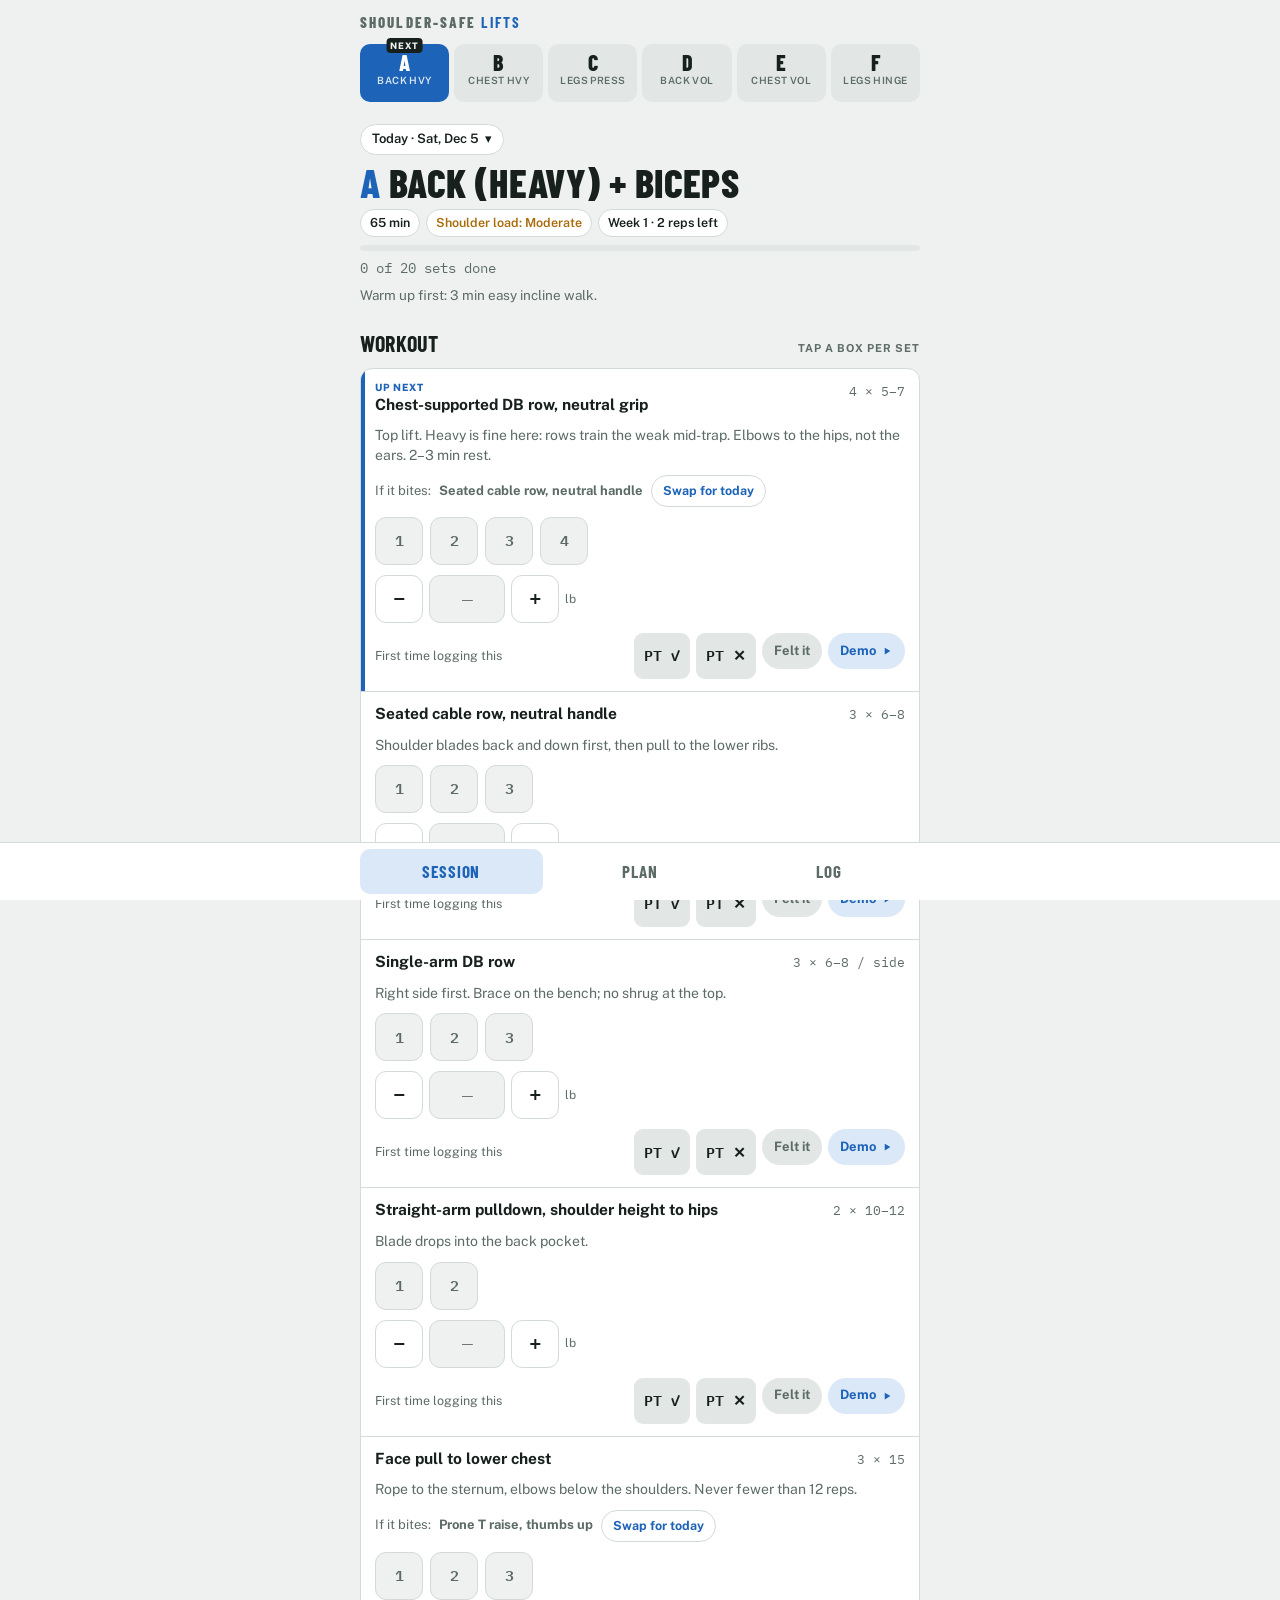
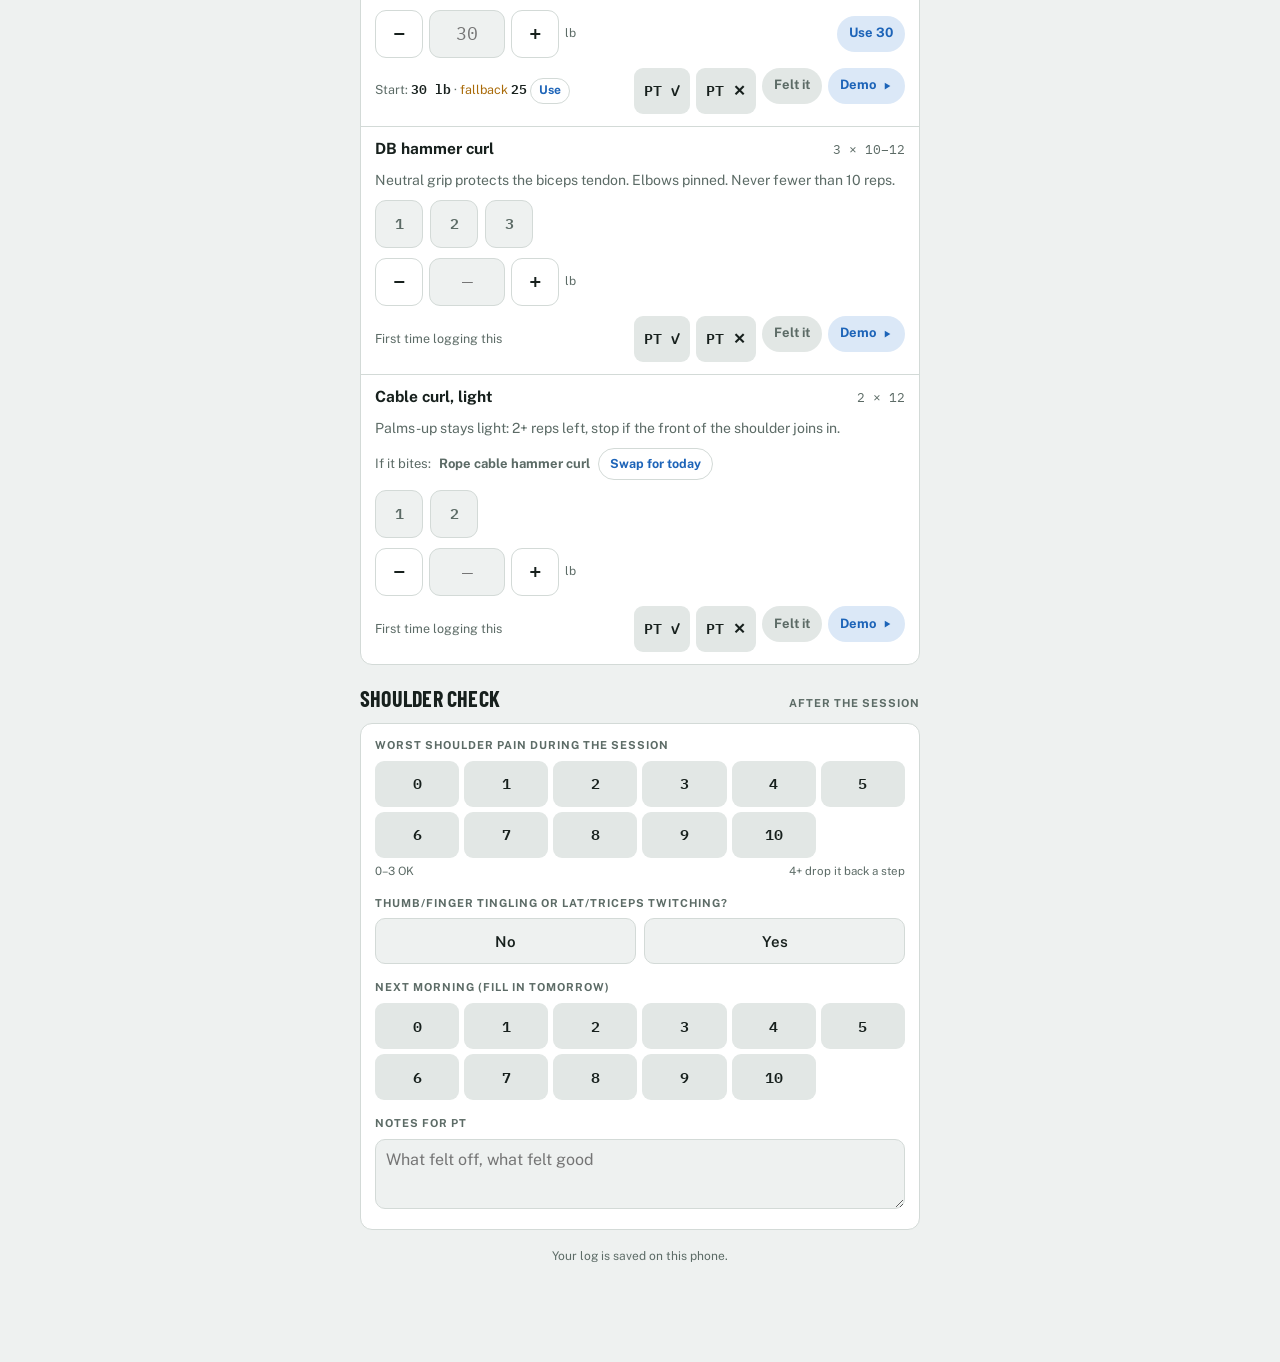
<file: lifts/index.html>
<!doctype html>
<html lang="en">
<head>
<meta charset="utf-8">
<meta name="viewport" content="width=device-width,initial-scale=1,viewport-fit=cover">
<meta name="apple-mobile-web-app-capable" content="yes">
<meta name="mobile-web-app-capable" content="yes">
<meta name="apple-mobile-web-app-status-bar-style" content="default">
<meta name="apple-mobile-web-app-title" content="Lifts">
<meta name="theme-color" content="#eef1f0" media="(prefers-color-scheme: light)">
<meta name="theme-color" content="#0f1513" media="(prefers-color-scheme: dark)">
<title>Shoulder-Safe Lifts</title>
<link rel="manifest" href="./manifest.webmanifest">
<link rel="apple-touch-icon" href="./icon-180.png">
<link rel="icon" type="image/png" sizes="192x192" href="./icon-192.png">
<link rel="preconnect" href="https://fonts.googleapis.com">
<link rel="preconnect" href="https://fonts.gstatic.com" crossorigin>
<link rel="stylesheet" media="print" onload="this.media='all'" href="https://fonts.googleapis.com/css2?family=Barlow+Condensed:wght@600;700;800&family=Public+Sans:wght@400;500;600;700&family=IBM+Plex+Mono:wght@500;600&display=swap">
<style>
/* Layout: one phone column — sticky session strip, the session as a stack of exercise rows (finished ones collapse), fixed bottom tab bar. Kinesio-tape blue on cool chalk. */
:root{
  --bg:#eef1f0; --surface:#ffffff; --sunk:#e2e7e5; --ink:#17201d; --muted:#5c6b66; --line:#d3dad7;
  --tape:#1d64b8; --tape-ink:#ffffff; --tape-soft:#dbe8f7;
  --go:#2f7d4f; --go-soft:#dff0e5; --warn:#a96a08; --warn-soft:#f8ecd2; --stop:#b3362f; --stop-soft:#f7e0de;
  --display:"Barlow Condensed","Arial Narrow",system-ui,sans-serif;
  --body:"Public Sans",system-ui,-apple-system,"Segoe UI",sans-serif;
  --mono:"IBM Plex Mono",ui-monospace,"SF Mono",Menlo,monospace;
}
@media (prefers-color-scheme: dark){:root:not([data-theme="light"]){
  --bg:#0f1513; --surface:#18201d; --sunk:#111816; --ink:#e7eeeb; --muted:#93a39d; --line:#2a3531;
  --tape:#5aa0ec; --tape-ink:#06121f; --tape-soft:#16283d;
  --go:#5cc184; --go-soft:#14291d; --warn:#e2a64a; --warn-soft:#2c2212; --stop:#ee7a71; --stop-soft:#2f1715; color-scheme:dark}}
:root[data-theme="dark"]{
  --bg:#0f1513; --surface:#18201d; --sunk:#111816; --ink:#e7eeeb; --muted:#93a39d; --line:#2a3531;
  --tape:#5aa0ec; --tape-ink:#06121f; --tape-soft:#16283d;
  --go:#5cc184; --go-soft:#14291d; --warn:#e2a64a; --warn-soft:#2c2212; --stop:#ee7a71; --stop-soft:#2f1715; color-scheme:dark}
*{box-sizing:border-box}
html{background:var(--bg)}
body{margin:0;background:var(--bg);color:var(--ink);font-family:var(--body);font-size:15px;line-height:1.45;-webkit-text-size-adjust:100%;
  padding-left:max(16px,env(safe-area-inset-left,0px));padding-right:max(16px,env(safe-area-inset-right,0px));
  padding-block:0 calc(84px + env(safe-area-inset-bottom,0px))}
body::before{content:"";position:fixed;inset:0 0 auto;height:env(safe-area-inset-top,0px);z-index:10;background:var(--bg)}
[hidden]{display:none!important}
button,input,textarea,select,a,label{touch-action:manipulation}
.wrap{max-width:560px;margin:0 auto}
h1,h2,h3{font-family:var(--display);text-wrap:balance;margin:0;letter-spacing:.01em}
a{color:var(--tape)}
button{font:inherit;color:inherit}
:focus-visible{outline:2px solid var(--tape);outline-offset:2px}
.num{font-family:var(--mono);font-variant-numeric:tabular-nums}
.label{font-size:11px;font-weight:700;letter-spacing:.09em;text-transform:uppercase;color:var(--muted)}

/* header */
header{position:sticky;top:0;z-index:5;background:var(--bg);padding-top:calc(env(safe-area-inset-top,0px) + 12px);padding-bottom:10px}
.brand{font-family:var(--display);font-weight:800;font-size:15px;letter-spacing:.14em;text-transform:uppercase;color:var(--muted)}
.brand b{color:var(--tape)}
.strip{display:grid;grid-template-columns:repeat(6,1fr);gap:5px;margin-top:10px}
.ses{border:0;background:var(--sunk);border-radius:10px;padding:7px 2px 6px;cursor:pointer;display:flex;flex-direction:column;align-items:center;gap:2px;min-height:58px;position:relative}
.ses .c{font-family:var(--display);font-weight:800;font-size:22px;line-height:1}
.ses .n{font-size:10px;font-weight:600;color:var(--muted);text-transform:uppercase;letter-spacing:.04em;line-height:1.1;text-align:center}
.ses[aria-pressed="true"]{background:var(--tape);color:var(--tape-ink)}
.ses[aria-pressed="true"] .n{color:var(--tape-ink);opacity:.85}
.ses .flag{position:absolute;top:-6px;left:50%;transform:translateX(-50%);font-size:9px;font-weight:800;letter-spacing:.08em;text-transform:uppercase;background:var(--ink);color:var(--bg);border-radius:4px;padding:1px 4px}
.ses .tick{position:absolute;top:5px;right:6px;width:7px;height:7px;border-radius:50%;background:var(--go)}
.ses[aria-pressed="true"] .tick{background:var(--tape-ink)}

/* session header */
.sess{padding-block:12px 4px;display:grid;gap:8px}
.daterow{display:flex;align-items:center;gap:8px;flex-wrap:wrap}
.datebtn{position:relative;display:inline-flex;align-items:center;gap:6px;border:1px solid var(--line);background:var(--surface);border-radius:999px;padding:5px 11px;font-size:13px;font-weight:600}
.datebtn input{position:absolute;inset:0;opacity:0;width:100%;height:100%;font-size:16px}
.past{font-size:12.5px;font-weight:600;color:var(--warn)}
.sess h1{font-size:40px;font-weight:800;line-height:.95;text-transform:uppercase}
.sess h1 .code{color:var(--tape)}
.meta{display:flex;flex-wrap:wrap;gap:6px}
.chip{display:inline-flex;align-items:center;gap:6px;font-size:12.5px;font-weight:600;padding:4px 9px;border-radius:999px;background:var(--surface);border:1px solid var(--line)}
.chip.load-None,.chip.load-Light{color:var(--go)} .chip.load-Moderate{color:var(--warn)}
.progress{height:6px;background:var(--sunk);border-radius:3px;overflow:hidden}
.progress i{display:block;height:100%;width:0;background:var(--tape);transition:width .25s}
.note{font-size:13.5px;color:var(--muted);max-width:65ch;margin:0}

/* blocks */
section.block{margin-top:18px}
.bhead{display:flex;justify-content:space-between;align-items:baseline;gap:8px;margin-bottom:8px}
.bhead h2{font-size:22px;font-weight:700;text-transform:uppercase}
.list{background:var(--surface);border:1px solid var(--line);border-radius:12px;overflow:hidden}
.row{border-top:1px solid var(--line);scroll-margin-top:150px}
.row:first-child{border-top:0}
.rbody{padding:12px 14px;display:grid;gap:10px}
.row.next{box-shadow:inset 4px 0 0 var(--tape)}
.row.complete{background:color-mix(in srgb,var(--go-soft) 55%,var(--surface))}
.rtop{display:flex;justify-content:space-between;gap:10px;align-items:flex-start;background:none;border:0;padding:0;text-align:left;width:100%;cursor:default}
.rtop.tog{cursor:pointer}
.rname{font-weight:700;font-size:15.5px;line-height:1.25;min-width:0;display:flex;gap:7px;align-items:flex-start}
.rname .ok{flex:none;width:18px;height:18px;border-radius:50%;background:var(--go);display:grid;place-items:center;margin-top:1px}
.rname .ok svg{width:11px;height:11px;stroke:var(--surface)}
.upnext{font-size:10px;font-weight:800;letter-spacing:.08em;text-transform:uppercase;color:var(--tape);display:block;margin-bottom:2px}
.rx{font-family:var(--mono);font-size:13px;color:var(--muted);white-space:nowrap;padding-top:2px}
.cue{font-size:14px;color:var(--muted);margin:0}
.sets{display:flex;gap:7px;flex-wrap:wrap}
.set{width:48px;height:48px;border-radius:11px;border:1.5px solid var(--line);background:var(--bg);cursor:pointer;font-family:var(--mono);font-size:15px;font-weight:600;color:var(--muted);display:grid;place-items:center}
.set[aria-pressed="true"]{background:var(--go);border-color:var(--go);color:var(--surface)}
.wrow{display:flex;align-items:center;gap:6px;flex-wrap:wrap}
.step{width:48px;height:48px;border-radius:11px;border:1.5px solid var(--line);background:var(--surface);font-size:22px;font-weight:600;cursor:pointer;line-height:1}
.wt{width:76px;height:48px;border:1.5px solid var(--line);border-radius:11px;background:var(--bg);color:var(--ink);font-family:var(--mono);font-size:18px;text-align:center;padding:0 4px}
.u{font-size:12px;color:var(--muted)}
.uselast{border:0;background:var(--tape-soft);color:var(--tape);font-weight:700;font-size:13px;border-radius:999px;padding:0 12px;height:36px;cursor:pointer;margin-left:auto}
.foot{display:flex;flex-wrap:wrap;gap:8px;align-items:center;justify-content:space-between}
.last{font-size:12.5px;color:var(--muted)}
.last b{font-family:var(--mono);color:var(--ink);font-weight:600}
.btns{display:flex;gap:6px}
.pill{display:inline-flex;align-items:center;gap:5px;font-size:13px;font-weight:700;border:0;border-radius:999px;padding:0 12px;height:36px;cursor:pointer;white-space:nowrap}
.demo{color:var(--tape);background:var(--tape-soft)}
.demo[aria-expanded="true"]{background:var(--tape);color:var(--tape-ink)}
.demo svg{width:12px;height:12px}
.felt{color:var(--muted);background:var(--sunk)}
.pt{color:var(--muted);background:var(--sunk);padding:0 10px;min-width:44px;justify-content:center}
.pt.yes[aria-pressed="true"]{background:var(--go);color:var(--surface)}
.pt.no[aria-pressed="true"]{background:var(--stop);color:var(--surface)}
.row.declined .rname>span:last-child{text-decoration:line-through;color:var(--muted)}
.row.declined .sets,.row.declined .wrow{display:none}
.decl{font-size:13.5px;color:var(--stop);font-weight:600;margin:0}
.altline{font-size:13px;color:var(--muted);margin:0;display:flex;flex-wrap:wrap;gap:4px 8px;align-items:center}
.linkbtn{border:1.5px solid var(--line);background:var(--surface);border-radius:999px;height:32px;padding:0 11px;font-size:12.5px;font-weight:700;color:var(--tape);cursor:pointer}
.ptlist td.v{white-space:nowrap}
.ptlist .vv{font-weight:700}
.ptlist .vv.ok{color:var(--go)} .ptlist .vv.no{color:var(--stop)} .ptlist .vv.na{color:var(--muted)}
.felt[aria-pressed="true"]{background:var(--stop);color:var(--surface)}
.where{display:flex;flex-wrap:wrap;gap:6px;align-items:center}
.wh{border:1.5px solid var(--line);background:var(--surface);border-radius:999px;height:36px;padding:0 12px;font-size:13px;font-weight:600;cursor:pointer}
.wh[aria-pressed="true"]{background:var(--stop-soft);border-color:var(--stop);color:var(--stop)}
.vslot{display:grid;gap:6px;padding:0 14px 12px}
.vslot:empty{display:none}
.video{position:relative;width:100%;aspect-ratio:16/9;max-width:100%;border-radius:10px;overflow:hidden;background:var(--sunk)}
.video iframe{position:absolute;inset:0;width:100%;height:100%;border:0}
.vcap{font-size:11.5px;color:var(--muted);margin:0}
.ctl{display:grid;gap:10px}
.row.collapsed .cue,.row.collapsed .ctl{display:none}

/* shoulder check */
.sc{background:var(--surface);border:1px solid var(--line);border-radius:12px;padding:14px;display:grid;gap:16px}
.scale{display:grid;grid-template-columns:repeat(6,1fr);gap:5px}
.pt{height:46px;border:0;border-radius:9px;background:var(--sunk);font-family:var(--mono);font-size:15px;font-weight:600;cursor:pointer;color:var(--ink)}
.pt.z1[aria-pressed="true"]{background:var(--go);color:var(--surface)}
.pt.z2[aria-pressed="true"]{background:var(--stop);color:var(--surface)}
.scalekey{display:flex;justify-content:space-between;font-size:11.5px;color:var(--muted);margin-top:5px}
.toggle{display:flex;gap:8px}
.tg{flex:1;height:46px;border-radius:10px;border:1.5px solid var(--line);background:var(--bg);font-weight:600;cursor:pointer}
.tg[aria-pressed="true"]{background:var(--ink);color:var(--bg);border-color:var(--ink)}
.verdict{border-radius:10px;padding:11px 12px;font-size:14px;font-weight:500}
.verdict.ok{background:var(--go-soft);color:var(--go)}
.verdict.back{background:var(--warn-soft);color:var(--warn)}
.verdict.stop{background:var(--stop-soft);color:var(--stop)}
.verdict strong{display:block;font-family:var(--display);font-size:18px;text-transform:uppercase;letter-spacing:.02em}
.q{display:block;margin-bottom:7px}
textarea{width:100%;min-height:70px;border:1.5px solid var(--line);border-radius:10px;background:var(--bg);color:var(--ink);font:inherit;font-size:16px;padding:8px 10px;resize:vertical}

/* plan + log */
.prose{background:var(--surface);border:1px solid var(--line);border-radius:12px;padding:14px 16px}
.prose ul{margin:0;padding-left:18px;display:grid;gap:7px}
.weeks{display:grid;grid-template-columns:repeat(4,1fr);gap:6px}
.wk{height:56px;border:1.5px solid var(--line);background:var(--surface);border-radius:11px;cursor:pointer;display:flex;flex-direction:column;align-items:center;justify-content:center;gap:1px}
.wk b{font-family:var(--display);font-size:22px;line-height:1}
.wk span{font-size:10.5px;color:var(--muted);font-weight:600}
.wk[aria-pressed="true"]{background:var(--ink);color:var(--bg);border-color:var(--ink)}
.wk[aria-pressed="true"] span{color:var(--bg);opacity:.8}
.tbl{overflow-x:auto}
table{width:100%;border-collapse:collapse;font-size:13.5px}
th,td{text-align:left;padding:9px 10px;border-top:1px solid var(--line);vertical-align:top}
th{font-size:11px;letter-spacing:.08em;text-transform:uppercase;color:var(--muted);border-top:0}
td.n{font-family:var(--mono);font-variant-numeric:tabular-nums;white-space:nowrap}
.empty{padding:22px 16px;text-align:center;color:var(--muted);font-size:14px}
.empty h3{font-size:20px;color:var(--ink);text-transform:uppercase;margin-bottom:4px}
.pp{display:inline-block;min-width:26px;text-align:center;border-radius:6px;padding:1px 6px;font-family:var(--mono);font-size:12.5px;font-weight:600}
.pp.ok{background:var(--go-soft);color:var(--go)} .pp.hi{background:var(--stop-soft);color:var(--stop)} .pp.na{background:var(--sunk);color:var(--muted)}
details.ent{border-top:1px solid var(--line)}
details.ent:first-child{border-top:0}
details.ent summary{list-style:none;cursor:pointer;padding:12px 14px;display:grid;grid-template-columns:1fr auto;gap:2px 10px;align-items:center}
details.ent summary::-webkit-details-marker{display:none}
.sd{font-family:var(--mono);font-size:12.5px;color:var(--muted)}
.st{font-weight:700}
.sr{grid-row:1/3;grid-column:2;display:flex;gap:5px;align-items:center}
.ebody{padding:0 14px 14px;display:grid;gap:10px}
.ebody table{font-size:13px}
.ebody td,.ebody th{padding:7px 6px}
.fl{color:var(--stop);font-weight:600}
.backup{display:grid;gap:10px}
.bbtns{display:flex;gap:8px;flex-wrap:wrap}
.bb{height:46px;padding:0 18px;border-radius:11px;font-weight:700;cursor:pointer;border:1.5px solid var(--line);background:var(--surface)}
.bb.primary{background:var(--tape);color:var(--tape-ink);border-color:var(--tape)}
.bstat{font-size:13px;color:var(--muted)}
.bstat.stale{color:var(--warn);font-weight:600}
select{height:44px;border:1.5px solid var(--line);border-radius:10px;background:var(--surface);color:var(--ink);font:inherit;font-size:16px;padding:0 10px;width:100%}
.chart{width:100%;height:auto;display:block}
.chart text{font-family:var(--mono);font-size:10px;fill:var(--muted)}
.chart .grid{stroke:var(--line);stroke-width:1}
.chart .ln{fill:none;stroke:var(--tape);stroke-width:2.5;stroke-linejoin:round;stroke-linecap:round}
.chart .ar{fill:var(--tape-soft);stroke:none}
.chart .dt{fill:var(--surface);stroke:var(--tape);stroke-width:2}
.chart .end{fill:var(--tape);stroke:none}
.chart .endlbl{fill:var(--ink);font-weight:600;font-size:11px}
.toast{position:fixed;left:50%;transform:translateX(-50%);bottom:calc(76px + env(safe-area-inset-bottom,0px));background:var(--ink);color:var(--bg);padding:9px 14px;border-radius:10px;font-size:14px;font-weight:600;z-index:20;max-width:calc(100% - 32px)}
.sync{font-size:12px;color:var(--muted);text-align:center;margin-top:18px}

/* tab bar */
nav.tabs{position:fixed;left:0;right:0;bottom:0;z-index:6;background:var(--surface);border-top:1px solid var(--line);
  padding:6px max(16px,env(safe-area-inset-right,0px)) calc(6px + env(safe-area-inset-bottom,0px)) max(16px,env(safe-area-inset-left,0px));
  display:flex;justify-content:center}
nav.tabs .in{display:grid;grid-template-columns:repeat(3,1fr);gap:6px;width:100%;max-width:560px}
.tab{border:0;background:transparent;border-radius:10px;padding:10px 0;font-family:var(--display);font-weight:700;font-size:17px;text-transform:uppercase;letter-spacing:.05em;color:var(--muted);cursor:pointer}
.tab[aria-selected="true"]{background:var(--tape-soft);color:var(--tape)}
@media (prefers-reduced-motion:reduce){*{transition:none!important;scroll-behavior:auto!important}}
</style>
</head>
<body>
<div class="wrap">
  <header>
    <div class="brand">Shoulder-safe <b>lifts</b></div>
    <div class="strip" role="group" aria-label="Pick a session" id="strip"></div>
  </header>
  <main id="view-today" role="tabpanel" aria-labelledby="tab-today">
    <div id="sesshead"></div>
    <div id="workout"></div>
    <div id="check"></div>
  </main>
  <main id="view-plan" role="tabpanel" aria-labelledby="tab-plan" hidden></main>
  <main id="view-log" role="tabpanel" aria-labelledby="tab-log" hidden></main>
  <p class="sync" id="sync">Your log is saved on this phone.</p>
</div>
<input type="file" id="importfile" accept=".json,application/json" hidden>
<div class="toast" id="toast" role="status" hidden></div>
<nav class="tabs" role="tablist" aria-label="Sections"><div class="in">
  <button class="tab" role="tab" id="tab-today" aria-controls="view-today" aria-selected="true">Session</button>
  <button class="tab" role="tab" id="tab-plan" aria-controls="view-plan" aria-selected="false" tabindex="-1">Plan</button>
  <button class="tab" role="tab" id="tab-log" aria-controls="view-log" aria-selected="false" tabindex="-1">Log</button>
</div></nav>

<script>
(function(){
'use strict';
/* ================= program ================= */
// sets: a number, or [week1, week2, week3, week4]; 0 = not this week.
// step: weight +/- increment in lb; w:false = bodyweight / no weight field.
const X=(k,n,sets,reps,cue,o={})=>Object.assign({k,n,sets,reps,cue,w:true,step:5},o);
const SESSIONS=[
 {code:'A',short:'Back hvy',name:'Back (heavy) + biceps',time:'65 min',load:'Moderate',ex:[
  X('csrow','Chest-supported DB row, neutral grip',[4,4,4,2],'5–7','Top lift. Heavy is fine here: rows train the weak mid-trap. Elbows to the hips, not the ears. 2–3 min rest.'),
  X('cablerow','Seated cable row, neutral handle',[3,3,3,2],'6–8','Shoulder blades back and down first, then pull to the lower ribs.'),
  X('dbrow','Single-arm DB row',[3,3,3,2],'6–8 / side','Right side first. Brace on the bench; no shrug at the top.'),
  X('sapd','Straight-arm pulldown, shoulder height to hips',[2,2,2,1],'10–12','Blade drops into the back pocket.'),
  X('facepull','Face pull to lower chest',[3,3,3,2],'15','Rope to the sternum, elbows below the shoulders. Never fewer than 12 reps.',{start:30,light:true}),
  X('hammer','DB hammer curl',[3,3,3,2],'10–12','Neutral grip protects the biceps tendon. Elbows pinned. Never fewer than 10 reps.',{step:2.5}),
  X('cablecurl','Cable curl, light',[2,2,2,1],'12','Palms-up stays light: 2+ reps left, stop if the front of the shoulder joins in.',{light:true})]},
 {code:'B',short:'Chest hvy',name:'Chest (heavy) + triceps',time:'70 min',load:'Moderate',note:'Right side leads: dumbbells first, the right arm sets the reps on every dumbbell or one-arm move. Pressing stays at 2 reps left all block. Shoulder pressing is landmine only.',ex:[
  X('pup','Primer: push-up plus, hands on a bench',[2,2,2,2],'10','Shoulder-blade warm-up. Push the floor away at the top. Easy, not a work set.',{w:false}),
  X('pronet','Primer: prone T raise, thumbs up',[2,2,2,2],'12','Shoulder-blade warm-up. No weight or 2–3 lb.',{step:1}),
  X('dbbench','Flat DB bench, neutral grip',[4,4,4,2],'6–8','Top lift. Pressing cap: always 2 reps left, never grind. Right arm sets the reps. Dumbbells stop an inch above the chest. Add 5 lb only when the RIGHT arm gets 8 on every set.',{start:40,step:5,light:true}),
  X('bbbench','Flat barbell bench, paused',[3,3,3,2],'6','Second lift. Pressing cap: always 2 reps left, never grind. 1-second pause on the chest; bar stays level. Never fewer than 6.',{start:135,step:5,light:true}),
  X('incdb','Incline DB bench, 30°',[2,2,2,1],'8–10','Pressing cap: always 2 reps left, never grind. Right arm sets the reps. Dumbbells stop at chest level. Never fewer than 8.',{start:40,step:5,light:true}),
  X('landmine','Half-kneeling landmine press',[3,3,3,2],'8 / side','Right side first. 2–3 reps left. Add weight only if the whole rep stays pinch-free.',{start:25,step:5,light:true}),
  X('cablepressR','Right-only cable chest press',[2,2,2,1],'10','Right arm only, after the bilateral work. 2 reps left. Handle at mid-chest, neutral grip.',{start:20,step:5,vid:'cablepress'}),
  X('rope','Rope triceps pushdown',[4,4,4,2],'8–10','Heavier is fine: 1 rep left. Elbows pinned; spread the rope at the bottom.'),
  X('barpushdown','Straight-bar pushdown',[2,2,2,1],'10','Elbows pinned, wrists straight. 1 rep left.',{start:40,light:true}),
  X('kickR','Right-only DB kickback',[2,2,2,1],'12','Right arm only. 2 reps left, 3-second lowering. Targets the weaker right triceps.',{step:2.5,vid:'kick'})]},
 {code:'C',short:'Legs press',name:'Legs (press)',time:'55 min',load:'None',ex:[
  X('lpress','Leg press',[4,4,4,2],'5–7','Top lift. Go heavy: 1 rep left, last set can go to 0 in week 3. Don’t let the hips tuck at the bottom. 2–3 min rest.',{step:10}),
  X('sllpress','Single-leg leg press',[3,3,3,2],'8 / side','Foot centred, knee over the toes. 1 rep left.',{step:10,start:90}),
  X('bss','Bulgarian split squat, DB at chest',[3,3,3,2],'8 / side','Progress by reps more than weight; the dumbbell at the chest stays moderate. Torso tall.'),
  X('legext','Leg extension',[3,3,3,2],'10','1 rep left, 2-second lower.'),
  X('hipabd','Hip abduction machine',[2,2,2,1],'15','Pause at the widest point. Shoulders relaxed.')]},
 {code:'D',short:'Back vol',name:'Back (volume) + scap + arms',time:'70 min',load:'Moderate',ex:[
  X('mrow','Machine row, neutral grip',[4,4,4,2],'8–10','1 rep left. Chest stays on the pad.'),
  X('inv','Inverted row',[3,3,3,2],'8–10','Bar to lower chest. Feet on a bench once 10 is easy.',{w:false,light:true}),
  X('sacr','Single-arm cable row',[3,3,3,2],'10 / side','Right side first. Let the blade reach forward, then pull it back first.'),
  X('sapd','Straight-arm pulldown, shoulder height to hips',[3,3,3,2],'10–12','Replaces the kneeling pulldown until Elizabeth OKs it by name. Blade drops into the back pocket.'),
  X('pronet','Prone T raise, thumbs up',[3,3,3,2],'12','Mid-trap, not upper.',{step:1}),
  X('sler','Side-lying DB external rotation',[2,2,2,1],'15','Towel under the elbow. Light.',{step:1}),
  X('hammer','DB hammer curl',[2,2,2,1],'10','Replaces the EZ-bar curl this block to rest the biceps tendon. Elbows pinned.',{step:2.5}),
  X('ropeham','Rope cable hammer curl',[3,3,3,2],'10–12','Elbows pinned. 1–2 reps left.',{start:30}),
  X('cablepressR','Right-only cable chest press',[2,2,2,1],'12','Right arm only, easy weight. Then one 30–45 s hold at mid-range, about 70% effort. Skip if the right shoulder is sore today.',{start:20,step:5,vid:'cablepress'}),
  X('kickR','Right-only DB kickback',[2,2,2,1],'12','Right arm only. 2 reps left, 3-second lowering.',{step:2.5,vid:'kick'})]},
 {code:'E',short:'Chest vol',name:'Chest (volume) + triceps',time:'60 min',load:'Moderate',note:'Same rules as B: right arm sets the reps, pressing stays at 2 reps left.',ex:[
  X('pup','Primer: push-up plus, hands on a bench',[2,2,2,2],'10','Shoulder-blade warm-up. Easy.',{w:false}),
  X('pronet','Primer: prone T raise, thumbs up',[2,2,2,2],'12','Shoulder-blade warm-up. No weight or 2–3 lb.',{step:1}),
  X('dbbench','Flat DB bench, neutral grip',[3,3,3,2],'8–10','Pressing cap: always 2 reps left, never grind. Right arm sets the reps.',{start:40,step:5,light:true}),
  X('chestpress','Machine chest press',[3,3,3,2],'8–10','The one press that can go to 1 rep left (fixed path). Handles at mid-chest.',{start:60,step:10,light:true}),
  X('landmine','Half-kneeling landmine press',[2,2,2,1],'10 / side','Right side first. 2–3 reps left. Stop if the top of the shoulder pinches.',{start:25,step:5,light:true}),
  X('pecdeck','Pec deck',[2,2,2,1],'12','Never load the stretch: stop a little short of full. Never fewer than 12.',{start:60,step:10,light:true}),
  X('hilofly','High-to-low cable fly',[2,2,2,1],'15','Soft elbows, hands sweep to the hips. Never fewer than 12.',{start:15,step:2.5,light:true}),
  X('rope','Rope triceps pushdown',[3,3,3,2],'10–12','1 rep left. Elbows at the sides.'),
  X('kick','DB triceps kickback',[3,3,3,2],'12','Right arm first, left matches its reps.',{step:2.5}),
  X('kickR','Right-only DB kickback',[1,1,1,1],'12','One extra set for the right arm.',{step:2.5,vid:'kick'})]},
 {code:'F',short:'Legs hinge',name:'Legs (hinge) · shoulder day off',time:'50 min',load:'None',note:'No upper-body work today: this is the right shoulder’s day off in a rotation with no rest day.',ex:[
  X('thrust','Barbell hip thrust',[4,4,4,2],'5–7','Top lift. Go heavy: 1 rep left. Hands only steady the bar.',{step:10}),
  X('pullthrough','Cable pull-through',[3,3,3,2],'10','Arms relaxed and straight; hinge and squeeze.',{start:50}),
  X('lcurl','Lying leg curl',[4,4,4,2],'8–10','0–1 rep left. Slow lower.'),
  X('backext','45° back extension, plate on chest',[3,3,3,2],'10','Plate hugged to the chest.',{start:25}),
  X('lunge','Reverse lunge, DB at chest',[2,2,2,1],'8 / side','Short step; moderate dumbbell.')]}
];
const ALT={
 floor:X('floor','DB floor press, neutral grip',0,'8–10','The floor limits the range. Elbows pause on the floor.'),
 hammer:X('hammer','DB hammer curl',0,'10–12','Neutral grip takes the biceps tendon out of it.',{step:2.5}),
 pup:X('pup','Push-up plus, hands on a bench',0,'10–12','Push the floor away at the top.',{w:false}),
 pronet:X('pronet','Prone T raise, thumbs up',0,'12–15','Mid-trap, not upper.',{step:1}),
 sapd:X('sapd','Straight-arm pulldown, shoulder height to hips',0,'12','Blade drops into the back pocket.'),
 ropeham:X('ropeham','Rope cable hammer curl',0,'12–15','Elbows pinned.',{start:30}),
 lpress:X('lpress','Leg press',0,'10','Full depth your low back allows.',{step:10}),
 mrow:X('mrow','Machine row, neutral grip',0,'10','Chest stays on the pad.'),
 rope:X('rope','Rope triceps pushdown',0,'12','Elbows at the sides.'),
 cablerow:X('cablerow','Seated cable row, neutral handle',0,'10','Pull to the lower ribs.'),
 dbbench:X('dbbench','Flat DB bench, neutral grip',0,'8–10','Dumbbells stop an inch above the chest.',{start:40,step:5}),
 cablepress:X('cablepress','Standing single-arm cable chest press',0,'12 / side','Handle at mid-chest, neutral grip.',{start:30,step:5})
};
const ALTS={bbbench:'dbbench',incdb:'dbbench',landmine:'cablepress',dbbench:'floor',chestpress:'floor',pecdeck:'cablepress',hilofly:'pup',ezcurl:'hammer',cablecurl:'ropeham',facepull:'pronet',kneelpull:'sapd',inv:'mrow',barpushdown:'rope',csrow:'cablerow'};
const ROTATION=['A','B','C','D','E','F'];
const WEEKS={
 1:{rir:'2 reps left',back:'Everything at 2 reps left to set new baselines from your last logged weights.',arms:'2 reps left.',legs:'2 reps left.'},
 2:{rir:'Push 2 · rest 1',back:'Rows go to 1 rep left. Add 5 lb when every set hits the top of the range.',arms:'Pushdowns and hammer curls to 1 rep left. Palms-up curls stay at 2.',legs:'1 rep left. Add 10–20 lb at the top of the range.'},
 3:{rir:'Push 2 · rest 1',back:'Hardest week: 1 rep left, last set of the top row can go to 0.',arms:'Same as week 2.',legs:'Last set of leg press and hip thrust can go to 0.'},
 4:{rir:'Deload · 3 left',back:'Half the sets at week-2 weights, 3 reps left. Next block starts from week 3’s loads.',arms:'Half the sets.',legs:'Half the sets.'}
};
const WHERE=['Front','Top / side','Back','Neck','Down the arm'];
const VID={"csrow": {"id": "f0bFCVXB8hc", "t": "Chest Supported DB Row", "c": "Travis Tarrant"}, "cablerow": {"id": "XaHV_8Nbyug", "t": "Seated Close Grip Cable Row", "c": "Team Evolve"}, "dbrow": {"id": "8iMJWCAIV78", "t": "One-Arm Dumbbell Row", "c": "Mind Pump TV"}, "sapd": {"id": "wcVDItawocI", "t": "Straight Arm Pulldown", "c": "Bodybuilding.com"}, "pronet": {"id": "J-TvvTbMkkY", "t": "Prone T Raise", "c": "Alpha Coach"}, "hammer": {"id": "CFBZ4jN1CMI", "t": "Dumbbell Hammer Curl", "c": "NASM"}, "cablecurl": {"id": "OsQupgowb00", "t": "Standing Biceps Cable Curl", "c": "Fitness Arabia"}, "goblet": {"id": "JO7D6GJ98wY", "t": "Goblet Squat", "c": "Jack Hanrahan Fitness"}, "bss": {"id": "-IpkZv8tZYM", "t": "DB Bulgarian Split Squat", "c": "Horton Barbell"}, "legext": {"id": "xAUvXdHu1sI", "t": "Leg Extension", "c": "Tim Bullici"}, "pallof": {"id": "Te5VAYXy0wQ", "t": "Pallof Press", "c": "MuscleWiki"}, "rope": {"id": "K--j4Qh9d2s", "t": "Rope Triceps Pushdown", "c": "Germain Craddock's EVA"}, "kick": {"id": "ShCYaoHmWmk", "t": "Dumbbell Kickback", "c": "LivestrongWoman"}, "revcurl": {"id": "aIrvcBlNHBA", "t": "EZ Bar Reverse Curl", "c": "FITASTIC"}, "thrust": {"id": "eutQE64svRE", "t": "Barbell Hip Thrust", "c": "Ben Yanes"}, "lcurl": {"id": "SbSNUXPRkc8", "t": "Lying Leg Curl", "c": "PureGym"}, "mrow": {"id": "QpLTp2AJ_cI", "t": "Machine Chest Supported Row", "c": "Fox Body Fitness"}, "inv": {"id": "hXTc1mDnZCw", "t": "Inverted Row", "c": "BarBend"}, "sacr": {"id": "NwyhyKyFgf4", "t": "Single Arm Seated Cable Row", "c": "Rob Riches"}, "pup": {"id": "RR5xJ1mXEV4", "t": "Push-Up Plus", "c": "Matthew Stevens"}, "floor": {"id": "T0Y3OBF1bNI", "t": "Dumbbell Floor Press", "c": "PureGym"}, "rgpd": {"id": "byN9-8JOKD0", "t": "Single Arm Reverse Grip Pushdown", "c": "SET FOR SET"}, "lpress": {"id": "uRFWe2nOUjg", "t": "Leg Press", "c": "Tim Bullici"}, "lunge": {"id": "MpfeGnBFEo8", "t": "Dumbbell Reverse Lunge", "c": "IronmasterPro"}, "slcurl": {"id": "Z5pRnXaCjpM", "t": "Seated Leg Curl", "c": "Hammer Fitness"}, "walk": {"id": "Ii71nAaRc_8", "t": "Incline Treadmill Walking", "c": "Team Evolve"}, "backext": {"id": "OMb1VFQK9Tk", "t": "45 Degree Hip Extension", "c": "Physique Development"}, "sler": {"id": "20v3G-odF5c", "t": "Sidelying Shoulder External Rotation", "c": "Release Physical Therapy"}, "proneext": {"id": "KvY2S9UdDY0", "t": "Prone Shoulder Extensions", "c": "Myokinetix Physical Therapy"}, "hipabd": {"id": "TKtB6RWTTNc", "t": "Machine Hip Abduction", "c": "Ryan Treadaway"}, "cablecrunch": {"id": "jBtiDLz0y7s", "t": "Kneeling Cable Rope Crunch", "c": "Sean Nalewanyj"}, "ropeham": {"id": "PslvRTdHJHY", "t": "Rope Cable Hammer Curls", "c": "Jeremy Reid"}, "facepull": {"id": "0Po47vvj9g4", "t": "Cable Face Pulls", "c": "PureGym"}, "chestpress": {"id": "n8TOta_pfr4", "t": "Chest Press Machine", "c": "LIVESTRONG"}, "cablefly": {"id": "M1N804yWA-8", "t": "Low Cable Chest Fly", "c": "ScottHermanFitness"}, "kneelpull": {"id": "VIJPZ8m0EDM", "t": "Kneeling Lat Pulldowns", "c": "PureGym"}, "ezcurl": {"id": "tJIFTI9wZOw", "t": "EZ Bar Curl", "c": "Renaissance Periodization"}, "dbbench": {"id": "WLTU1j7Ur8M", "t": "Dumbbell Bench Press", "c": "BarBend"}, "cgpushup": {"id": "XtU2VQVuLYs", "t": "Diamond Push Up", "c": "Marcus Filly"}, "pullthrough": {"id": "KxFMmGPoYpY", "t": "Cable Pull Through", "c": "Mitch Coleman"}, "barpushdown": {"id": "2-LAMcpzODU", "t": "Tricep Pushdown", "c": "ScottHermanFitness"}, "sllpress": {"id": "atkrHWTu4Vk", "t": "Single Leg Press", "c": "Chris Byrd"}, "cablepress": {"id": "RaNrQRI9MFI", "t": "Split Stance Single Arm Cable Chest Press", "c": "Functional Effect Fitness"}, "bbbench": {"id": "CjHIKDQ4RQo", "t": "Barbell Bench Press", "c": "PureGym"}, "incdb": {"id": "oZVCBM9f8Eo", "t": "Dumbbell Incline Press", "c": "PureGym"}, "landmine": {"id": "_ArzG9qz-yM", "t": "Half-Kneeling 1-arm Landmine Press", "c": "Eric Cressey"}, "pecdeck": {"id": "eGjt4lk6g34", "t": "Chest Fly Machine", "c": "PureGym"}, "hilofly": {"id": "hhruLxo9yZU", "t": "High to Low Cable Fly", "c": "PureGym"}};
const NAMES={};SESSIONS.forEach(s=>s.ex.forEach(e=>{if(!NAMES[e.k])NAMES[e.k]=e.n}));
Object.values(ALT).forEach(e=>{if(!NAMES[e.k])NAMES[e.k]=e.n});
const sesBy=c=>SESSIONS.find(s=>s.code===c)||{code:c,short:c,name:c==='W'?'Zone 2 walk':'Retired session',time:'',load:'None',ex:[]};
const setsFor=(e,wk)=>Array.isArray(e.sets)?e.sets[wk-1]:e.sets;
let extraF=false;
const EXTRA_F=[X('dbbench','Bonus chest: flat DB bench',[3,3,3,2],'8–10','Optional third chest session. Right arm sets the reps. Dumbbells stop an inch above the chest. Skip it if the right shoulder is sore today.',{start:40,step:5,light:true})];
const exFor=(s,wk,l)=>((s.code==='F'&&extraF)?EXTRA_F.concat(s.ex):s.ex).filter(e=>setsFor(e,wk)>0).map(e=>{const sw=l&&l.swaps&&l.swaps[e.k];if(!sw||!ALT[sw])return e;const a=Object.assign({},ALT[sw]);a.sets=e.sets;a.orig=e.k;return a});

/* ================= helpers ================= */
const $=s=>document.querySelector(s);
const esc=s=>String(s==null?'':s).replace(/[&<>"]/g,c=>({'&':'&amp;','<':'&lt;','>':'&gt;','"':'&quot;'}[c]));
const pad=n=>String(n).padStart(2,'0');
const isoDate=d=>d.getFullYear()+'-'+pad(d.getMonth()+1)+'-'+pad(d.getDate());
const todayISO=()=>isoDate(new Date());
const pretty=d=>new Date(d+'T12:00').toLocaleDateString(undefined,{weekday:'short',month:'short',day:'numeric'});
const daysBetween=(a,b)=>Math.round((new Date(b+'T12:00')-new Date(a+'T12:00'))/864e5);
const ICON_PLAY='<svg viewBox="0 0 16 16" fill="currentColor" aria-hidden="true"><path d="M5 3.5v9l7.5-4.5z"/></svg>';
const ICON_OK='<svg viewBox="0 0 16 16" fill="none" stroke-width="2.6" stroke-linecap="round" stroke-linejoin="round" aria-hidden="true"><path d="m3.5 8.5 3 3 6-7"/></svg>';
const lsGet=(k,d)=>{try{const v=localStorage.getItem(k);return v==null?d:JSON.parse(v)}catch(e){return d}};
const lsSet=(k,v)=>{try{localStorage.setItem(k,JSON.stringify(v));return true}catch(e){return false}};
extraF=lsGet('ssl-extraF',false)===true;
function toast(msg){const t=$('#toast');t.textContent=msg;t.hidden=false;clearTimeout(toast._t);toast._t=setTimeout(()=>{t.hidden=true},2600)}

/* ================= state ================= */
let week=lsGet('ssl-week',1); if(![1,2,3,4].includes(week))week=1;
let logs=lsGet('ssl-logs-v2',null);
if(!logs){ // migrate v1 (keyed by date, tied to weekdays)
  logs={};const old=lsGet('ssl-logs',{})||{};const map={mon:'A',tue:'B',wed:'C',fri:'D',sat:'E',sun:'W'};
  Object.values(old).forEach(l=>{if(!l||!l.date)return;const code=map[l.dayKey];if(!code)return;
    logs[l.date+'_'+code]={date:l.date,code,week:l.week||1,sets:l.sets||{},weights:l.weights||{},felt:{},pain:l.pain??null,tingle:l.tingle??null,morning:null,note:l.note||'',updated:l.updated||0}});
  lsSet('ssl-logs-v2',logs);
}
const blank=(date,code)=>({date,code,week,sets:{},weights:{},felt:{},swaps:{},pain:null,tingle:null,morning:null,note:'',updated:0});
const keyOf=(date,code)=>date+'_'+code;
function active(l){return !!l&&(Object.values(l.sets||{}).some(a=>a&&a.some(Boolean))||Object.keys(l.weights||{}).length>0||l.pain!=null||l.morning!=null||(l.note||'').trim()!==''||Object.values(l.felt||{}).some(f=>f&&f.on))}
function entries(){return Object.values(logs).filter(active).sort((a,b)=>a.date===b.date?(b.updated||0)-(a.updated||0):(a.date<b.date?1:-1))}
function nextUp(){const last=entries().find(l=>ROTATION.includes(l.code));if(!last)return 'A';return ROTATION[(ROTATION.indexOf(last.code)+1)%ROTATION.length]}
function pickSession(date){const today=entries().filter(l=>l.date===date);return today.length?today[0].code:nextUp()}
let selDate=todayISO(), lastSeenToday=selDate, selCode=pickSession(selDate);
const cur=()=>logs[keyOf(selDate,selCode)]||blank(selDate,selCode);
function ensure(){const k=keyOf(selDate,selCode);if(!logs[k])logs[k]=blank(selDate,selCode);return logs[k]}
function save(l){l.updated=Date.now();if(!lsSet('ssl-logs-v2',logs))toast('Couldn’t save. Phone storage may be full.')}
function lastWeight(k,l){
  for(const e of entries()){if(e===l||e.date>l.date)continue;if(e.date===l.date&&(e.updated||0)>(l.updated||0)&&e.code!==l.code)continue;
    const w=e.weights&&e.weights[k];if(w)return{w,d:e.date}}
  return null;
}
const openDemos=new Set(), expanded=new Set();
let pt=lsGet('ssl-pt',{})||{}; // exercise key -> 'ok' | 'no'
function setPT(k,v){if(pt[k]===v)delete pt[k];else pt[k]=v;lsSet('ssl-pt',pt)}

/* ================= demos ================= */
const vidKey=e=>e.vid||e.k;
function demoBtn(e){if(!VID[vidKey(e)])return '';const o=openDemos.has(e.k);
  return '<button class="pill demo" data-demo="'+e.k+'" aria-expanded="'+o+'">'+(o?'Hide demo':'Demo')+' '+ICON_PLAY+'</button>'}
function demoBox(e){const v=VID[vidKey(e)];if(!v||!openDemos.has(e.k))return '';
  return '<div class="video"><iframe src="https://www.youtube-nocookie.com/embed/'+v.id+'?playsinline=1&rel=0" title="'+esc(v.t)+'" referrerpolicy="strict-origin-when-cross-origin" allow="accelerometer; encrypted-media; gyroscope; picture-in-picture; fullscreen" allowfullscreen></iframe></div><p class="vcap">'+esc(v.t)+' · '+esc(v.c)+'</p>'}

/* ================= render: strip ================= */
function renderStrip(){
  const nu=nextUp(); const recent=new Set(entries().filter(l=>daysBetween(l.date,todayISO())<7).map(l=>l.code));
  $('#strip').innerHTML=SESSIONS.map(s=>'<button class="ses" data-ses="'+s.code+'" aria-pressed="'+(s.code===selCode)+'" aria-label="Session '+s.code+': '+esc(s.name)+(s.code===nu?', next up':'')+'">'+
    (s.code===nu?'<span class="flag">Next</span>':'')+(recent.has(s.code)?'<span class="tick" title="Done in the last 7 days"></span>':'')+
    '<span class="c">'+s.code+'</span><span class="n">'+esc(s.short)+'</span></button>').join('');
}

/* ================= render: session ================= */
function totals(l,s){const ex=exFor(s,l.week||week,l);let t=0,d=0;ex.forEach(e=>{const n=setsFor(e,l.week||week);t+=n;d+=((l.sets[e.k]||[]).slice(0,n).filter(Boolean).length)});return{t,d}}
function renderHead(){
  const s=sesBy(selCode),l=cur(),wk=l.updated?l.week:week,W=WEEKS[wk],isToday=selDate===todayISO();
  const {t,d}=totals(l,s);
  let h='<div class="sess"><div class="daterow"><label class="datebtn"><span>'+(isToday?'Today · ':'')+esc(pretty(selDate))+'</span><span aria-hidden="true">▾</span><input type="date" id="datepick" value="'+selDate+'" max="'+todayISO()+'" aria-label="Change the date of this session"></label>'+
    (!isToday?'<span class="past">Logging a past day</span>':'')+'</div>';
  h+='<h1><span class="code">'+s.code+'</span> '+esc(s.name)+'</h1>';
  h+='<div class="meta"><span class="chip">'+s.time+'</span><span class="chip load-'+s.load+'">Shoulder load: '+s.load+'</span><span class="chip">Week '+wk+' · '+W.rir+'</span></div>';
  h+='<div class="progress" aria-hidden="true"><i id="prog" style="width:'+(t?Math.round(d/t*100):0)+'%"></i></div><p class="note num" id="progtxt">'+d+' of '+t+' sets done</p>';
  if(s.note)h+='<p class="note">'+esc(s.note)+'</p>';
  if(s.code!=='W')h+='<p class="note">Warm up first: 3 min easy incline walk.</p>';
  h+='</div>';
  $('#sesshead').innerHTML=h;
}
function nextKey(l,s){const wk=l.week||week;for(const e of exFor(s,wk,l)){if(pt[e.k]==='no')continue;const n=setsFor(e,wk);if((l.sets[e.k]||[]).slice(0,n).filter(Boolean).length<n)return e.k}return null}
function rowBody(e,l,s,nk){
  const wk=l.week||week,n=setsFor(e,wk),a=(l.sets[e.k]||[]),done=a.slice(0,n).filter(Boolean).length===n;
  const col=done&&!expanded.has(e.k), f=(l.felt||{})[e.k]||{}, w=(l.weights||{})[e.k]||'', prev=e.w?lastWeight(e.k,l):null, dec=pt[e.k]==='no';
  const sug=prev?prev.w:(e.start?String(e.start):null), st=e.step||5;
  const fb=e.light&&e.w&&sug?String(Math.max(st,Math.round(parseFloat(sug)*0.8/st)*st)):null;
  let h='<button class="rtop'+(done?' tog':'')+'" '+(done?'data-expand="'+e.k+'" aria-expanded="'+!col+'"':'tabindex="-1"')+'><span class="rname">'+(done?'<span class="ok">'+ICON_OK+'</span>':'')+'<span>'+(e.k===nk?'<span class="upnext">Up next</span>':'')+esc(e.n)+(col&&w?' <span class="num" style="color:var(--muted);font-weight:500">· '+esc(w)+' lb</span>':'')+(f.on?' <span class="fl">· felt it</span>':'')+'</span></span><span class="rx">'+n+' × '+esc(e.reps)+'</span></button>';
  h+=dec?'<p class="decl">Declined by PT. Skip this one; a substitute is coming.</p>':'<p class="cue">'+esc(e.cue)+'</p>';
  if(e.orig)h+='<p class="altline">Swapped in for '+esc(NAMES[e.orig]||e.orig)+' today. <button class="linkbtn" data-unswap="'+e.orig+'">Undo</button></p>';
  else if(ALTS[e.k]&&ALT[ALTS[e.k]])h+='<p class="altline">If it bites: <b>'+esc(ALT[ALTS[e.k]].n)+'</b> <button class="linkbtn" data-swap="'+e.k+'">Swap for today</button></p>';
  h+='<div class="ctl"><div class="sets">';
  for(let i=0;i<n;i++)h+='<button class="set" data-set="'+e.k+'" data-i="'+i+'" aria-pressed="'+(!!a[i])+'" aria-label="'+esc(e.n)+', set '+(i+1)+'">'+(i+1)+'</button>';
  h+='</div>';
  if(e.w){h+='<div class="wrow"><button class="step" data-step="-1" data-k="'+e.k+'" aria-label="Less weight">−</button><input class="wt" id="wt-'+e.k+'" data-wt="'+e.k+'" inputmode="decimal" placeholder="'+(sug?esc(sug):'—')+'" value="'+esc(w)+'" aria-label="'+esc(e.n)+' weight in pounds"><button class="step" data-step="1" data-k="'+e.k+'" aria-label="More weight">+</button><span class="u">lb</span>'+
    (!w&&sug?'<button class="uselast" data-use="'+e.k+'" data-v="'+esc(sug)+'">Use '+esc(sug)+'</button>':'')+'</div>'}
  h+='<div class="foot"><span class="last">'+(e.w?(prev?'Last: <b>'+esc(prev.w)+' lb</b> · '+esc(pretty(prev.d)):(e.start?'Start: <b>'+e.start+' lb</b>':'First time logging this'))+(fb&&!w?' · <span style="color:var(--warn)">fallback <b>'+esc(fb)+'</b></span> <button class="linkbtn" style="height:26px;padding:0 8px;font-size:12px" data-use="'+e.k+'" data-v="'+esc(fb)+'">Use</button>':''):'Bodyweight')+'</span><span class="btns"><button class="pill pt yes" data-pt="ok" data-k="'+e.k+'" aria-pressed="'+(pt[e.k]==='ok')+'" aria-label="PT approved">PT ✓</button><button class="pill pt no" data-pt="no" data-k="'+e.k+'" aria-pressed="'+dec+'" aria-label="PT declined">PT ✕</button><button class="pill felt" data-felt="'+e.k+'" aria-pressed="'+!!f.on+'">Felt it</button>'+demoBtn(e)+'</span></div>';
  if(f.on){h+='<div class="where" role="group" aria-label="Where did you feel it"><span class="label">Where?</span>'+WHERE.map(x=>'<button class="wh" data-where="'+e.k+'" data-x="'+esc(x)+'" aria-pressed="'+((f.where||[]).includes(x))+'">'+esc(x)+'</button>').join('')+'</div>'}
  h+='</div>';
  return {h,done,col,dec};
}
function renderWorkout(){
  const s=sesBy(selCode),l=cur(),wk=l.week||week,nk=nextKey(l,s);
  let h='<section class="block"><div class="bhead"><h2>Workout</h2><span class="label">Tap a box per set</span></div><div class="list">';
  exFor(s,wk,l).forEach(e=>{const r=rowBody(e,l,s,nk);
    h+='<div class="row'+(r.done?' complete':'')+(r.col?' collapsed':'')+(e.k===nk?' next':'')+(r.dec?' declined':'')+'" id="row-'+e.k+'"><div class="rbody" id="rb-'+e.k+'">'+r.h+'</div><div class="vslot" id="vs-'+e.k+'">'+demoBox(e)+'</div></div>'});
  h+='</div></section>';
  $('#workout').innerHTML=h;
}
function refreshRow(k){const s=sesBy(selCode),l=cur(),e=exFor(s,l.week||week,l).find(x=>x.k===k);if(!e)return;const nk=nextKey(l,s);
  const r=rowBody(e,l,s,nk),row=document.getElementById('row-'+k);if(!row)return;
  row.className='row'+(r.done?' complete':'')+(r.col?' collapsed':'')+(k===nk?' next':'')+(r.dec?' declined':'');
  document.getElementById('rb-'+k).innerHTML=r.h;}
function refreshNext(){const s=sesBy(selCode),l=cur(),nk=nextKey(l,s);
  exFor(s,l.week||week,l).forEach(e=>{const row=document.getElementById('row-'+e.k);if(!row)return;
    const was=row.classList.contains('next'),is=e.k===nk;if(was!==is)refreshRow(e.k)});return nk}
function refreshProgress(){const s=sesBy(selCode),l=cur(),{t,d}=totals(l,s);const p=$('#prog'),x=$('#progtxt');
  if(p)p.style.width=(t?Math.round(d/t*100):0)+'%';if(x)x.textContent=d+' of '+t+' sets done'}

/* ================= render: shoulder check ================= */
function scale(name,val){let h='<div class="scale" role="group">';for(let i=0;i<=10;i++)h+='<button class="pt '+(i<=3?'z1':'z2')+'" data-'+name+'="'+i+'" aria-pressed="'+(val===i)+'" aria-label="'+i+' out of 10">'+i+'</button>';return h+'</div>'}
function renderCheck(){
  const l=cur(),p=l.pain,t=l.tingle,m=l.morning;
  let h='<section class="block"><div class="bhead"><h2>Shoulder check</h2><span class="label">After the session</span></div><div class="sc">';
  h+='<div><span class="label q">Worst shoulder pain during the session</span>'+scale('pain',p)+'<div class="scalekey"><span>0–3 OK</span><span>4+ drop it back a step</span></div></div>';
  h+='<div><span class="label q">Thumb/finger tingling or lat/triceps twitching?</span><div class="toggle"><button class="tg" data-tg="no" aria-pressed="'+(t===false)+'">No</button><button class="tg" data-tg="yes" aria-pressed="'+(t===true)+'">Yes</button></div></div>';
  if(t===true)h+='<div class="verdict stop"><strong>Stop for today</strong>Flag the exercise that brought it on with “Felt it” and tell Elizabeth at your next session.</div>';
  else if(p!=null&&p>3)h+='<div class="verdict back"><strong>Drop it back a step</strong>Over 3/10. Next time, lighten or swap the exercise you flagged. If it’s worse tomorrow morning, repeat last week.</div>';
  else if(p!=null&&t===false&&m==null)h+='<div class="verdict ok"><strong>Good session</strong>Within the rule. Score the shoulder again tomorrow morning below.</div>';
  h+='<div><span class="label q">Next morning (fill in tomorrow)</span>'+scale('morning',m)+'</div>';
  if(m!=null&&p!=null){h+=(m>p||m>3)?'<div class="verdict back"><strong>Worse next morning</strong>Repeat last week’s loads for this session before adding anything.</div>':'<div class="verdict ok"><strong>Settled overnight</strong>You can progress this session where every set was earned.</div>'}
  h+='<div><label class="label q" for="note">Notes for PT</label><textarea id="note" data-note="1" placeholder="What felt off, what felt good">'+esc(l.note)+'</textarea></div>';
  h+='</div></section>';
  $('#check').innerHTML=h;
}
function renderToday(){renderHead();renderWorkout();renderCheck()}

/* ================= render: plan ================= */
function renderPlan(){
  const W=WEEKS[week];
  let h='<div class="sess"><span class="label">4-week return to the gym</span><h1>The plan</h1><p class="note">Six sessions A–F run back to back with no rest day; the app suggests the next one. Week 4 is the light week.</p></div>';
  h+='<section class="block"><div class="bhead"><h2>Program week</h2><span class="label">'+W.rir+'</span></div><div class="weeks" role="group" aria-label="Program week">'+
    [1,2,3,4].map(n=>'<button class="wk" data-week="'+n+'" aria-pressed="'+(n===week)+'"><b>'+n+'</b><span>'+WEEKS[n].rir+'</span></button>').join('')+'</div>'+
    '<div class="prose" style="margin-top:8px"><ul><li><b>Back:</b> '+esc(W.back)+'</li><li><b>Arms:</b> '+esc(W.arms)+'</li><li><b>Legs:</b> '+esc(W.legs)+'</li><li>Add weight only when the top of the rep range was hit on every set, at the target reps-left, with clean next mornings two sessions in a row. On dumbbells, the right arm has to hit it.</li><li>Pressing never goes closer than 2 reps left this block (machine chest press excepted). Back, legs, pushdowns and hammer curls can go heavier.</li><li>Next morning: back to normal → progress. Up to 2 points worse and gone by midday → repeat the same weights. More than 2 points worse, lasting past a day, or night pain → flare: use the swaps, cut weight 30–50% and halve the sets for 2–3 days. Two flares in 2 weeks → go back a week.</li><li>Right-only sets: skip them for a rotation if the right shoulder is over 3/10 the next morning.</li><li>Right side leads (next 3–4 weeks): DB bench comes first on B, the right arm sets the reps on every dumbbell and one-arm move, and the left stops when the right stops. Push days start with a 5-minute shoulder-blade warm-up.</li></ul></div></section>';
  h+='<section class="block"><div class="bhead"><h2>Third chest session</h2><span class="label">'+(extraF?'On':'Off')+'</span></div><div class="prose" style="display:grid;gap:10px"><p class="note">Adds 3 sets of flat DB bench at the start of day F. Keep it off during this heavier block: day F is the shoulder’s day off.</p><div class="toggle"><button class="tg" data-extra="off" aria-pressed="'+!extraF+'">Off</button><button class="tg" data-extra="on" aria-pressed="'+extraF+'">On</button></div></div></section>';
  h+='<section class="block"><div class="bhead"><h2>Rules</h2></div><div class="prose"><ul>'+
   '<li>Pain up to 3/10 during a set is OK if it settles within an hour and isn’t worse the next morning.</li>'+
   '<li>Sharp pinch at the front of the shoulder, over 3/10, or worse next morning: drop that exercise back a step.</li>'+
   '<li>Tingling or twitching comes back: stop the session and tell Elizabeth.</li>'+
   '<li>Shoulder blades stay down and back on every pull and press. If your shoulder creeps toward your ear, the weight is too heavy.</li>'+
   '<li>Chest is cleared: flat, incline and flys are all in. Shoulder pressing is the half-kneeling landmine only — no overhead press, lateral raises, upright rows or dips until she clears them.</li>'+
   '<li>Shoulder flared? Do the next legs day instead and come back to it. Two flares in a week: drop the incline bench, landmine and EZ-bar curl, keep everything else.</li>'+
   '<li>Lumbar towel roll in the car and at the desk.</li></ul></div></section>';
  h+='<section class="block"><div class="bhead"><h2>Sessions</h2></div><div class="list tbl"><table><thead><tr><th></th><th>Session</th><th>Shoulder load</th></tr></thead><tbody>'+
   SESSIONS.map(s=>'<tr><td class="n"><b>'+s.code+'</b></td><td>'+esc(s.name)+(s.optional?' (optional)':'')+'</td><td>'+s.load+'</td></tr>').join('')+'</tbody></table></div></section>';
  h+='<section class="block"><div class="bhead"><h2>Off-limits until cleared</h2></div><div class="prose"><ul>'+
   '<li>Upright rows, high rows, face pulls to face height.</li>'+
   '<li>Overhead press (landmine excepted), lateral raises, lat pulldown, pull-ups and chin-ups, anything behind the neck.</li>'+
   '<li>Shrugs, heavy farmer’s carries, heavy dumbbells hanging at your sides.</li><li>Dips.</li>'+
   '<li>Incline curls and preacher curls.</li><li>Squats of any kind (hack, back, goblet) and heavy conventional deadlift.</li>'+
   '<li>Assault bike and rower.</li></ul></div></section>';
  {const rows=[];const seen=new Set();SESSIONS.forEach(s=>s.ex.forEach(e=>{if(seen.has(e.k))return;seen.add(e.k);rows.push({e,codes:SESSIONS.filter(x=>x.ex.some(y=>y.k===e.k)).map(x=>x.code).join('')})}));
   const nOk=rows.filter(r=>pt[r.e.k]==='ok').length,nNo=rows.filter(r=>pt[r.e.k]==='no').length;
   h+='<section class="block"><div class="bhead"><h2>PT review</h2><span class="label num">'+nOk+' ok · '+nNo+' declined · '+(rows.length-nOk-nNo)+' open</span></div>'+
    '<div class="prose" style="margin-bottom:8px;display:grid;gap:10px"><p class="note">Go through this with Elizabeth. Tap PT ✓ or PT ✕ on any exercise in a session, or here. Declined exercises grey out until they’re swapped.</p>'+
    '<div class="bbtns"><button class="bb primary" id="copypt">Copy review</button></div></div>'+
    '<div class="list tbl ptlist"><table><thead><tr><th>Exercise</th><th>Days</th><th>Verdict</th></tr></thead><tbody>'+
    rows.map(r=>{const v=pt[r.e.k];return '<tr><td>'+esc(r.e.n)+'</td><td class="n">'+r.codes+'</td><td class="v"><button class="pill pt yes" data-pt="ok" data-k="'+r.e.k+'" aria-pressed="'+(v==='ok')+'">✓</button> <button class="pill pt no" data-pt="no" data-k="'+r.e.k+'" aria-pressed="'+(v==='no')+'">✕</button></td></tr>'}).join('')+
    '</tbody></table></div></section>'}
  h+='<section class="block"><div class="bhead"><h2>Ask Elizabeth</h2></div><div class="prose"><ul>'+
   '<li>Chest and landmine are in — when can lateral raises and a neutral-grip DB overhead press come back?</li>'+
   '<li>My right side is much weaker pressing, including the triceps. With the October tingling, can you do a nerve screen (strength, reflexes, sensation, Spurling’s, nerve tension test) and measure both sides with the strength gauge?</li>'+
   '<li>Is the kneeling cable lat pulldown OK, or does it count as a pulldown? (Swapped for the straight-arm pulldown until you say.)</li>'+
   '<li>When can I add landmine press and a neutral-grip lat pulldown?</li><li>When can I go back to a straight-bar squat and heavier deadlifts?</li>'+
   '<li>Should prone Y raises be added yet?</li><li>What does she want to see before the all clear?</li></ul></div></section>';
  $('#view-plan').innerHTML=h;
}

/* ================= render: log ================= */
function chart(k){
  const pts=entries().filter(l=>l.weights&&parseFloat(l.weights[k])>0).map(l=>({d:l.date,w:parseFloat(l.weights[k])})).reverse();
  const byDate={};pts.forEach(p=>{byDate[p.d]=Math.max(byDate[p.d]||0,p.w)});const P=Object.keys(byDate).sort().map(d=>({d,w:byDate[d]}));
  if(P.length<2)return '<p class="note">Log this exercise on two different days to see a trend.</p>';
  const W=320,H=150,L=34,R=16,T=14,B=26;let lo=Math.min(...P.map(p=>p.w)),hi=Math.max(...P.map(p=>p.w));
  if(hi===lo){hi+=5;lo=Math.max(0,lo-5)}const padY=(hi-lo)*.12;lo=Math.max(0,lo-padY);hi+=padY;
  const t0=new Date(P[0].d+'T12:00').getTime(),t1=new Date(P[P.length-1].d+'T12:00').getTime()||t0+1;
  const x=d=>L+((new Date(d+'T12:00').getTime()-t0)/Math.max(1,t1-t0))*(W-L-R),y=w=>T+(1-(w-lo)/(hi-lo))*(H-T-B);
  const ticks=[lo,(lo+hi)/2,hi].map(v=>Math.round(v));
  let s='<svg class="chart" viewBox="0 0 '+W+' '+H+'" role="img" aria-label="Weight over time for '+esc(NAMES[k])+'">';
  ticks.forEach(v=>{s+='<line class="grid" x1="'+L+'" x2="'+(W-R)+'" y1="'+y(v).toFixed(1)+'" y2="'+y(v).toFixed(1)+'"/><text x="'+(L-6)+'" y="'+(y(v)+3).toFixed(1)+'" text-anchor="end">'+v+'</text>'});
  const line=P.map((p,i)=>(i?'L':'M')+x(p.d).toFixed(1)+' '+y(p.w).toFixed(1)).join(' ');
  s+='<path class="ar" d="'+line+' L'+x(P[P.length-1].d).toFixed(1)+' '+(H-B)+' L'+x(P[0].d).toFixed(1)+' '+(H-B)+' Z" opacity=".55"/><path class="ln" d="'+line+'"/>';
  P.forEach((p,i)=>{const last=i===P.length-1;s+='<circle class="'+(last?'end':'dt')+'" cx="'+x(p.d).toFixed(1)+'" cy="'+y(p.w).toFixed(1)+'" r="'+(last?4.5:3)+'"/>'});
  const lp=P[P.length-1];s+='<text class="endlbl" x="'+Math.min(x(lp.d),W-R).toFixed(1)+'" y="'+(y(lp.w)-9).toFixed(1)+'" text-anchor="end">'+lp.w+' lb</text>';
  const fmt=d=>new Date(d+'T12:00').toLocaleDateString(undefined,{month:'short',day:'numeric'});
  s+='<text x="'+L+'" y="'+(H-8)+'">'+fmt(P[0].d)+'</text><text x="'+(W-R)+'" y="'+(H-8)+'" text-anchor="end">'+fmt(lp.d)+'</text></svg>';
  return s;
}
let chartKey=lsGet('ssl-chart',null);
function renderLog(){
  const E=entries();const lb=lsGet('ssl-lastbackup',null);const age=lb?daysBetween(lb.slice(0,10),todayISO()):null;
  let h='<div class="sess"><span class="label">Every session you’ve logged</span><h1>Log</h1></div>';
  h+='<section class="block"><div class="bhead"><h2>Backup</h2></div><div class="prose backup"><p class="note">Your log lives on this phone. Export a copy to Files or email it to Elizabeth now and then. Do this before deleting or re-adding the home-screen icon.</p>'+
    '<div class="bbtns"><button class="bb primary" id="exportbtn">Export log</button><button class="bb" id="importbtn">Import</button></div>'+
    '<span class="bstat'+((age==null&&E.length)||(age!=null&&age>=7)?' stale':'')+'">'+(lb?'Last export: '+esc(pretty(lb.slice(0,10)))+(age>0?' ('+age+' day'+(age===1?'':'s')+' ago)':' (today)'):'Not exported yet')+'</span></div></section>';
  const keys=Object.keys(NAMES).filter(k=>E.some(l=>l.weights&&parseFloat(l.weights[k])>0));
  if(keys.length){if(!keys.includes(chartKey))chartKey=keys[0];
    h+='<section class="block"><div class="bhead"><h2>Weight trend</h2></div><div class="prose" style="display:grid;gap:10px"><select id="chartsel" aria-label="Exercise">'+
      keys.map(k=>'<option value="'+k+'"'+(k===chartKey?' selected':'')+'>'+esc(NAMES[k])+'</option>').join('')+'</select><div id="chartbox">'+chart(chartKey)+'</div></div></section>'}
  h+='<section class="block"><div class="bhead"><h2>Sessions</h2><span class="label">Tap for detail</span></div><div class="list">';
  if(!E.length)h+='<div class="empty"><h3>No sessions yet</h3>Tick a set or fill in the shoulder check and the session shows up here, with weights, flagged exercises and pain scores for Elizabeth.</div>';
  E.forEach(l=>{const s=sesBy(l.code),wk=l.week||1,{t,d}=totals(l,s);const felt=Object.entries(l.felt||{}).filter(([,f])=>f&&f.on);
    const pp=v=>v==null?'<span class="pp na">–</span>':'<span class="pp '+(v>3?'hi':'ok')+'">'+v+'</span>';
    h+='<details class="ent"><summary><span class="st">'+s.code+' · '+esc(s.name)+'</span><span class="sr"><span class="label">Pain</span>'+pp(l.pain)+'<span class="label">AM</span>'+pp(l.morning)+'</span><span class="sd">'+esc(pretty(l.date))+' · Wk '+wk+' · '+d+'/'+t+' sets'+(felt.length?' · <span class="fl">'+felt.length+' flagged</span>':'')+(l.tingle?' · <span class="fl">tingling</span>':'')+'</span></summary><div class="ebody">';
    h+='<div class="tbl"><table><thead><tr><th>Exercise</th><th>Weight</th><th>Sets</th></tr></thead><tbody>';
    exFor(s,wk,l).forEach(e=>{const n=setsFor(e,wk),dn=(l.sets[e.k]||[]).slice(0,n).filter(Boolean).length,f=(l.felt||{})[e.k];
      h+='<tr><td>'+esc(e.n)+(e.orig?' <span class="label">(swap)</span>':'')+(f&&f.on?'<br><span class="fl">Felt it'+((f.where||[]).length?': '+esc(f.where.join(', ')):'')+'</span>':'')+'</td><td class="n">'+(l.weights[e.k]?esc(l.weights[e.k])+' lb':(e.w?'–':'BW'))+'</td><td class="n">'+dn+'/'+n+'</td></tr>'});
    h+='</tbody></table></div><p class="note">Pain during: <b>'+(l.pain??'–')+'</b> · Next morning: <b>'+(l.morning??'–')+'</b> · Tingling: <b>'+(l.tingle===true?'yes':l.tingle===false?'no':'–')+'</b></p>'+
      (l.note?'<p class="note">“'+esc(l.note)+'”</p>':'')+'<div><button class="pill demo" data-open="'+esc(l.date)+'|'+l.code+'">Open this session</button></div></div></details>'});
  h+='</div></section>';
  $('#view-log').innerHTML=h;
}

function renderAll(){renderStrip();renderToday();renderPlan();renderLog()}

/* ================= backup ================= */
async function exportLog(){
  const data=JSON.stringify({app:'shoulder-safe-lifts',v:2,exported:new Date().toISOString(),week,logs},null,1);
  const name='lifts-log-'+todayISO()+'.json';
  const mark=()=>{lsSet('ssl-lastbackup',new Date().toISOString());renderLog()};
  try{const file=new File([data],name,{type:'application/json'});
    if(navigator.canShare&&navigator.canShare({files:[file]})){await navigator.share({files:[file],title:'Lifts log'});mark();toast('Exported');return}
  }catch(e){if(e&&e.name==='AbortError')return}
  try{const url=URL.createObjectURL(new Blob([data],{type:'application/json'}));const a=document.createElement('a');a.href=url;a.download=name;document.body.appendChild(a);a.click();a.remove();setTimeout(()=>URL.revokeObjectURL(url),4000);mark();toast('Exported')}
  catch(e){toast('Export didn’t work on this device.')}
}
function importLog(file){
  const r=new FileReader();r.onload=()=>{try{const j=JSON.parse(r.result);if(!j||j.app!=='shoulder-safe-lifts'||!j.logs)throw 0;
    let n=0;Object.entries(j.logs).forEach(([k,v])=>{if(!v||!v.date||!v.code)return;if(!logs[k]||(v.updated||0)>(logs[k].updated||0)){logs[k]=v;n++}});
    lsSet('ssl-logs-v2',logs);renderAll();toast(n?'Imported '+n+' session'+(n===1?'':'s'):'Nothing new in that file')}
    catch(e){toast('That file isn’t a Lifts log export.')}};r.readAsText(file);
}

/* ================= events ================= */
document.addEventListener('click',ev=>{
  const b=ev.target.closest('button');if(!b)return;const d=b.dataset;
  if(d.ses){selCode=d.ses;expanded.clear();renderStrip();renderToday();window.scrollTo({top:0});return}
  if(d.set){const l=ensure();const k=d.set,i=+d.i;const s=sesBy(selCode),e=s.ex.find(x=>x.k===k),n=setsFor(e,l.week||week);
    const a=(l.sets[k]||[]).slice();while(a.length<n)a.push(false);a[i]=!a[i];l.sets[k]=a;if(!l.updated)l.week=week;save(l);
    const doneNow=a.slice(0,n).filter(Boolean).length===n;if(!doneNow)expanded.delete(k);
    refreshRow(k);const nk=refreshNext();refreshProgress();renderStrip();renderLog();
    if(doneNow&&nk){const r=document.getElementById('row-'+nk);if(r)setTimeout(()=>r.scrollIntoView({behavior:'smooth',block:'start'}),250)}
    return}
  if(d.expand){const k=d.expand;if(expanded.has(k))expanded.delete(k);else expanded.add(k);refreshRow(k);return}
  if(d.step){const k=d.k,inp=document.getElementById('wt-'+k),e=sesBy(selCode).ex.find(x=>x.k===k);
    let v=parseFloat(inp.value);if(isNaN(v))v=parseFloat(inp.placeholder)||0;v=Math.max(0,Math.round((v+(+d.step)*e.step)*10)/10);
    inp.value=v;setWeight(k,String(v));return}
  if(d.use){setWeight(d.use,d.v);refreshRow(d.use);return}
  if(d.extra){extraF=d.extra==='on';lsSet('ssl-extraF',extraF);renderPlan();renderToday();renderLog();return}
  if(d.swap||d.unswap){const l=ensure();l.swaps=l.swaps||{};if(d.swap)l.swaps[d.swap]=ALTS[d.swap];else delete l.swaps[d.unswap];save(l);renderToday();renderLog();return}
  if(d.pt){setPT(d.k,d.pt);if(curTab==='today')refreshRow(d.k);else renderToday();refreshNext();renderPlan();return}
  if(b.id==='copypt'){const seen=new Set(),lines=[];SESSIONS.forEach(s=>s.ex.forEach(e=>{if(seen.has(e.k))return;seen.add(e.k);const v=pt[e.k];lines.push((v==='ok'?'OK  ':v==='no'?'NO  ':'--  ')+e.n)}));
    const txt='PT review '+todayISO()+'\n'+lines.join('\n');
    (navigator.clipboard&&navigator.clipboard.writeText?navigator.clipboard.writeText(txt):Promise.reject()).then(()=>toast('Copied. Paste it to Claude for substitutes.')).catch(()=>{const ta=document.createElement('textarea');ta.value=txt;document.body.appendChild(ta);ta.select();try{document.execCommand('copy');toast('Copied')}catch(e){toast('Couldn’t copy')}ta.remove()});return}
  if(d.felt){const l=ensure();l.felt=l.felt||{};const f=l.felt[d.felt]||{on:false,where:[]};f.on=!f.on;l.felt[d.felt]=f;save(l);refreshRow(d.felt);renderLog();return}
  if(d.where){const l=ensure();const f=l.felt[d.where];const w=new Set(f.where||[]);w.has(d.x)?w.delete(d.x):w.add(d.x);f.where=WHERE.filter(x=>w.has(x));save(l);refreshRow(d.where);renderLog();return}
  if(d.demo){const k=d.demo,e=sesBy(selCode).ex.find(x=>x.k===k);if(openDemos.has(k))openDemos.delete(k);else openDemos.add(k);
    const o=openDemos.has(k);b.setAttribute('aria-expanded',o);b.innerHTML=(o?'Hide demo':'Demo')+' '+ICON_PLAY;document.getElementById('vs-'+k).innerHTML=demoBox(e);return}
  if(d.pain!=null){const l=ensure();const v=+d.pain;l.pain=l.pain===v?null:v;save(l);renderCheck();renderStrip();renderLog();return}
  if(d.morning!=null){const l=ensure();const v=+d.morning;l.morning=l.morning===v?null:v;save(l);renderCheck();renderLog();return}
  if(d.tg){const l=ensure();const v=d.tg==='yes';l.tingle=l.tingle===v?null:v;save(l);renderCheck();renderLog();return}
  if(d.week){week=+d.week;lsSet('ssl-week',week);renderPlan();renderToday();return}
  if(d.open){const [dt,c]=d.open.split('|');selDate=dt;selCode=c;expanded.clear();renderStrip();renderToday();showTab('today');return}
  if(b.id==='exportbtn'){exportLog();return}
  if(b.id==='importbtn'){$('#importfile').click();return}
});
function setWeight(k,v){const l=ensure();v=(v||'').trim();if(v)l.weights[k]=v;else delete l.weights[k];if(!l.updated)l.week=week;save(l)}
document.addEventListener('input',ev=>{const t=ev.target;
  if(t.dataset.wt!=null){setWeight(t.dataset.wt,t.value);return}
  if(t.dataset.note){const l=ensure();l.note=t.value;save(l);return}});
document.addEventListener('change',ev=>{const t=ev.target;
  if(t.dataset.wt!=null||t.dataset.note){renderLog();return}
  if(t.id==='datepick'&&t.value){selDate=t.value>todayISO()?todayISO():t.value;selCode=pickSession(selDate);expanded.clear();renderStrip();renderToday();return}
  if(t.id==='chartsel'){chartKey=t.value;lsSet('ssl-chart',chartKey);$('#chartbox').innerHTML=chart(chartKey);return}
  if(t.id==='importfile'&&t.files&&t.files[0]){importLog(t.files[0]);t.value=''}});

/* tabs */
const TABS=['today','plan','log'];let curTab='today';
function showTab(v){curTab=v;TABS.forEach(x=>{$('#view-'+x).hidden=x!==v;const t=$('#tab-'+x);t.setAttribute('aria-selected',x===v);t.tabIndex=x===v?0:-1});
  $('#strip').hidden=v!=='today';window.scrollTo({top:0});wake()}
TABS.forEach((v,i)=>{const t=$('#tab-'+v);t.onclick=()=>showTab(v);
  t.onkeydown=e=>{if(e.key==='ArrowRight'||e.key==='ArrowLeft'){const n=TABS[(i+(e.key==='ArrowRight'?1:2))%3];showTab(n);$('#tab-'+n).focus()}}});

/* clock: the app can sit suspended overnight on iPhone */
function checkClock(){const t=todayISO();if(t!==lastSeenToday){const wasToday=selDate===lastSeenToday;lastSeenToday=t;
  if(wasToday){selDate=t;selCode=pickSession(t);expanded.clear();openDemos.clear()}renderAll()}}
document.addEventListener('visibilitychange',()=>{if(document.visibilityState==='visible'){checkClock();wake()}});
window.addEventListener('pageshow',checkClock);window.addEventListener('focus',checkClock);

/* keep the screen awake on the session tab */
let lock=null;
async function wake(){try{if(curTab==='today'&&document.visibilityState==='visible'&&'wakeLock' in navigator){if(!lock){lock=await navigator.wakeLock.request('screen');lock.addEventListener('release',()=>{lock=null})}}
  else if(lock&&curTab!=='today'){await lock.release();lock=null}}catch(e){lock=null}}

/* storage + offline */
try{navigator.storage&&navigator.storage.persist&&navigator.storage.persist()}catch(e){}
if('serviceWorker' in navigator&&location.protocol==='https:'){window.addEventListener('load',()=>{navigator.serviceWorker.register('./sw.js').catch(()=>{})})}

renderAll();wake();
})();
</script>
</body>
</html>
</file>
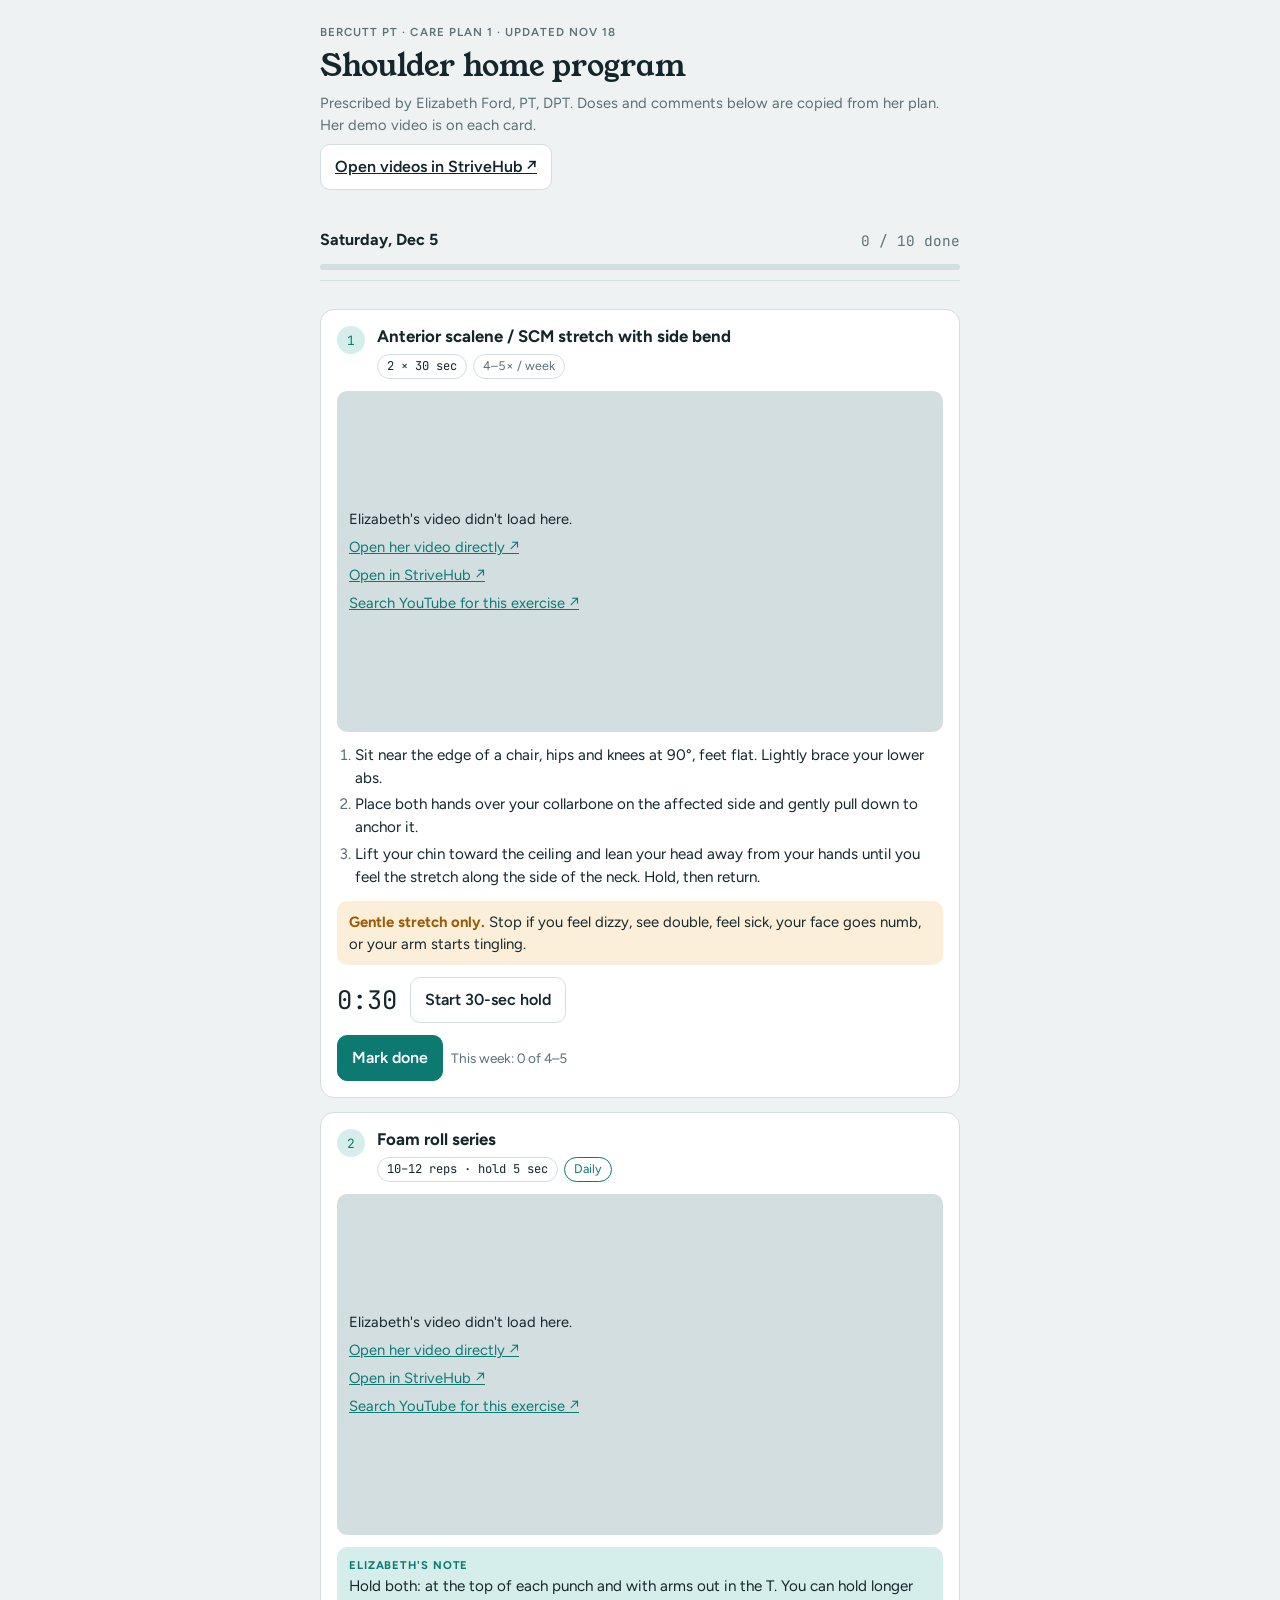
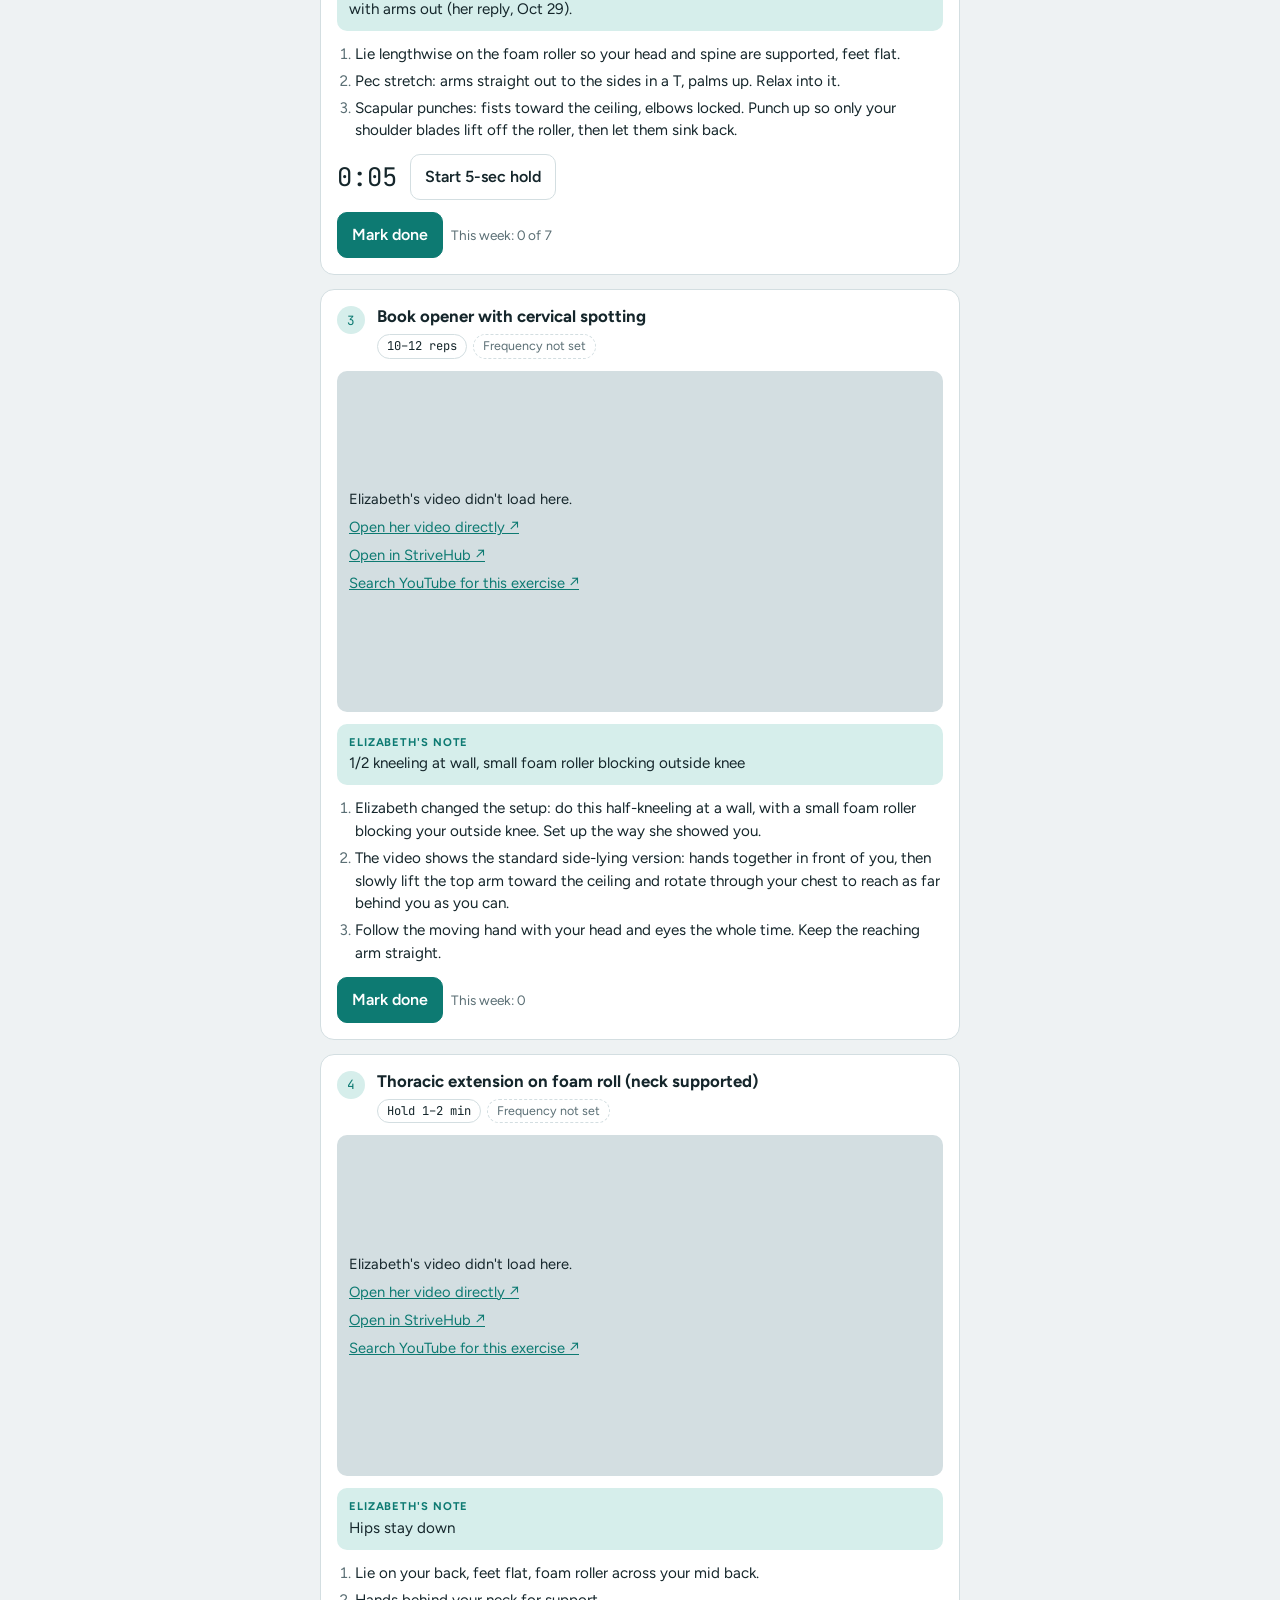
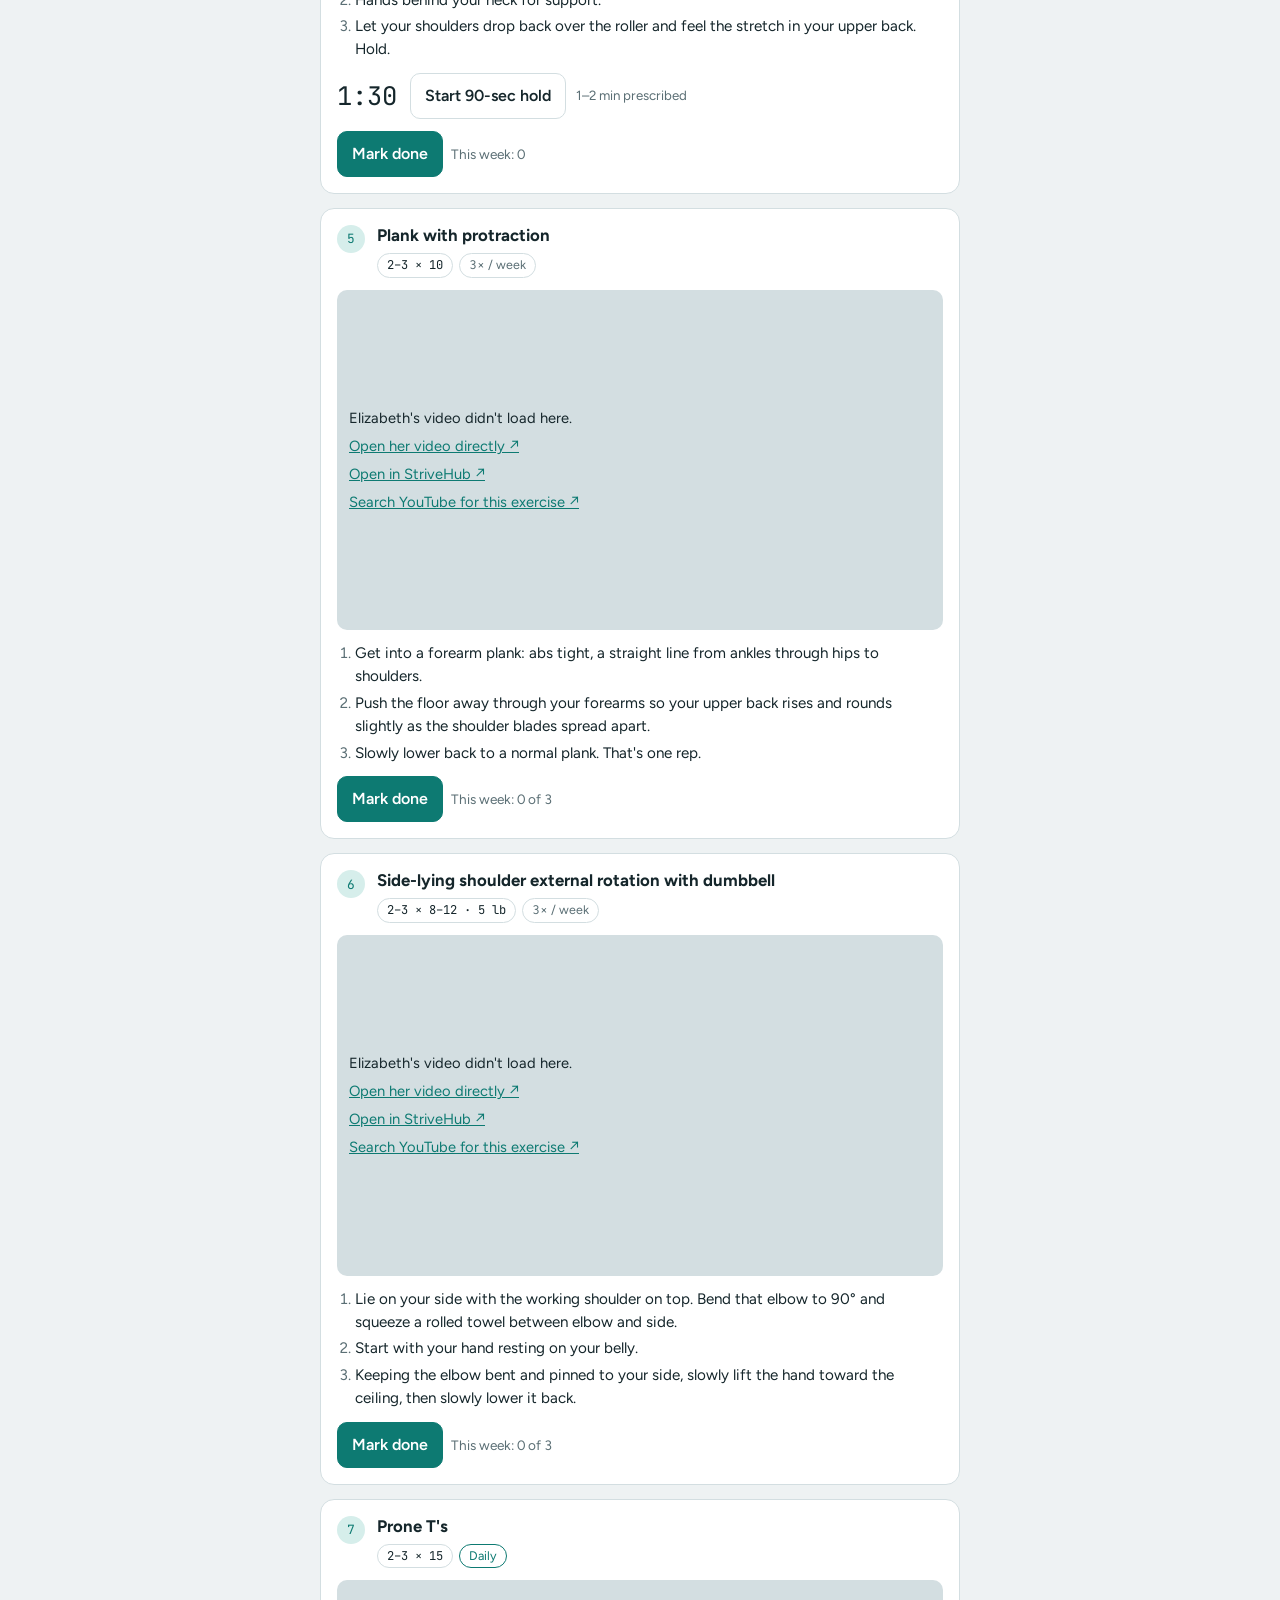
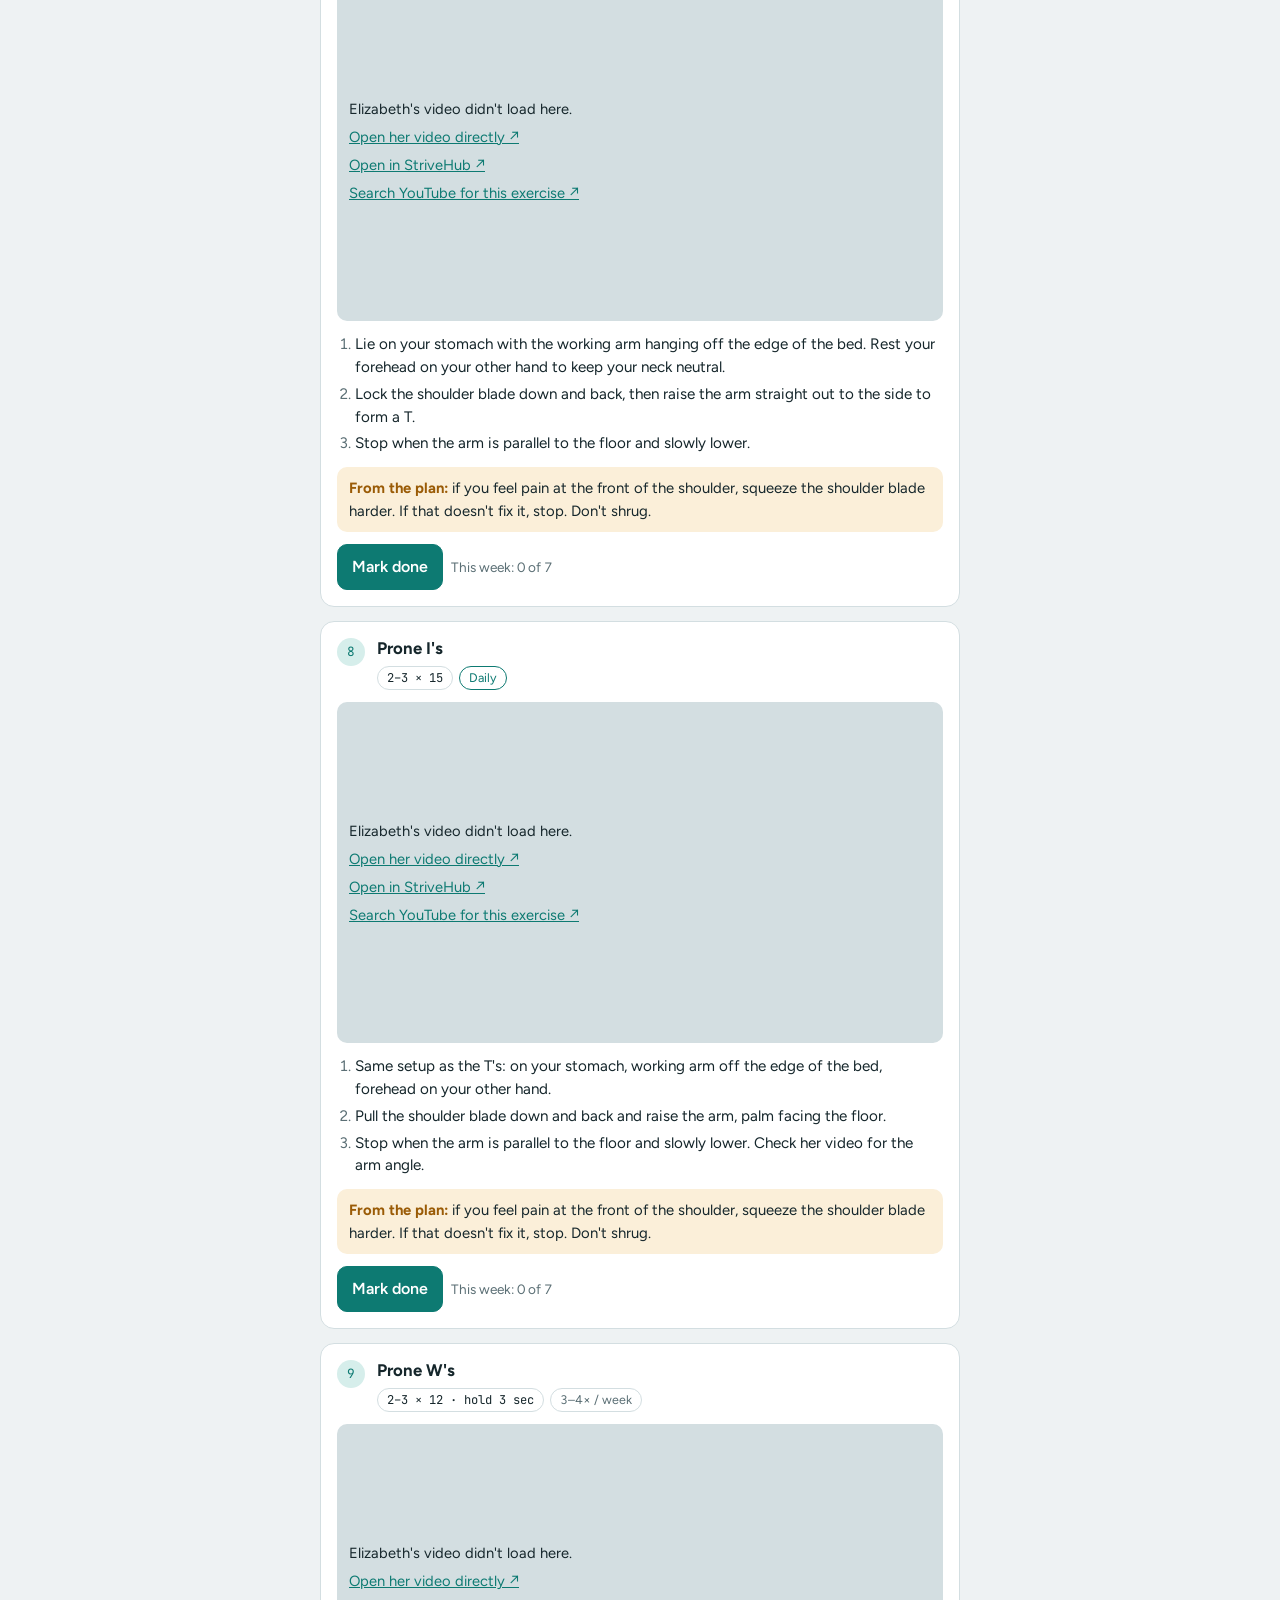
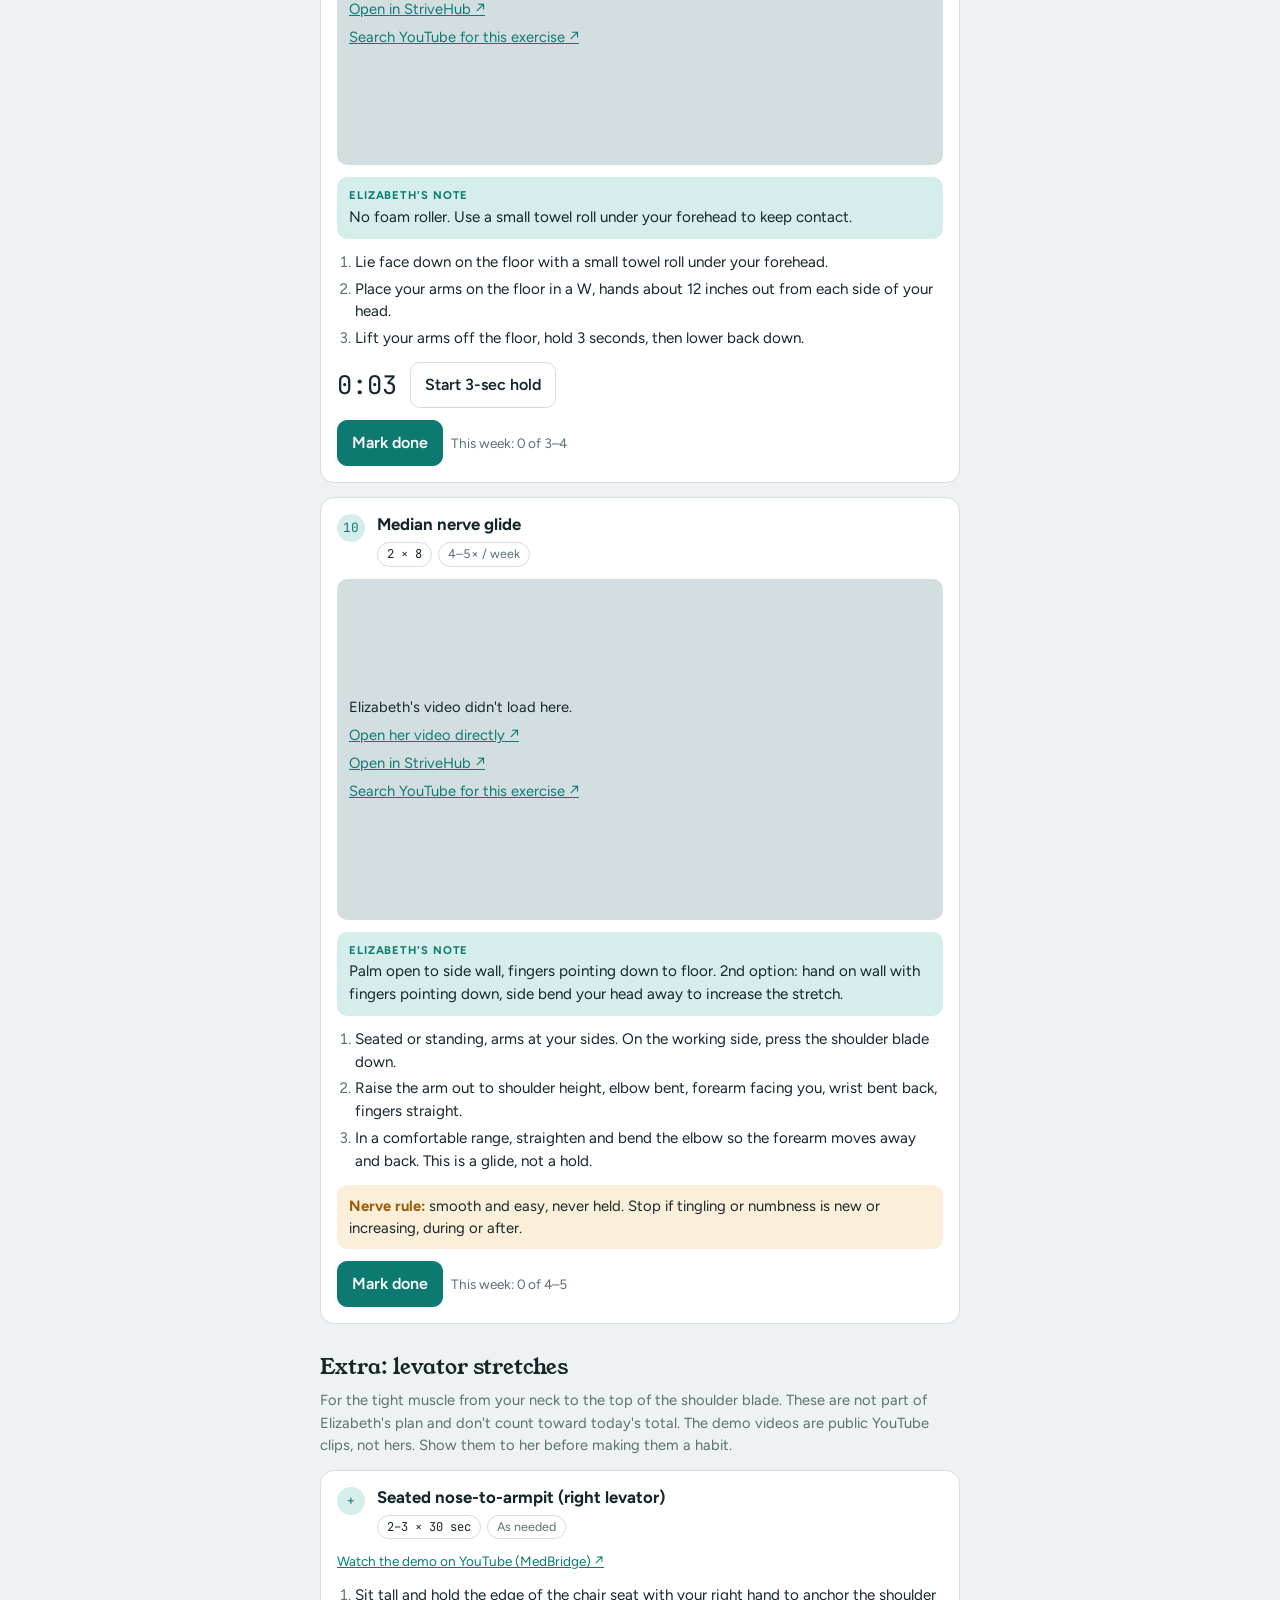
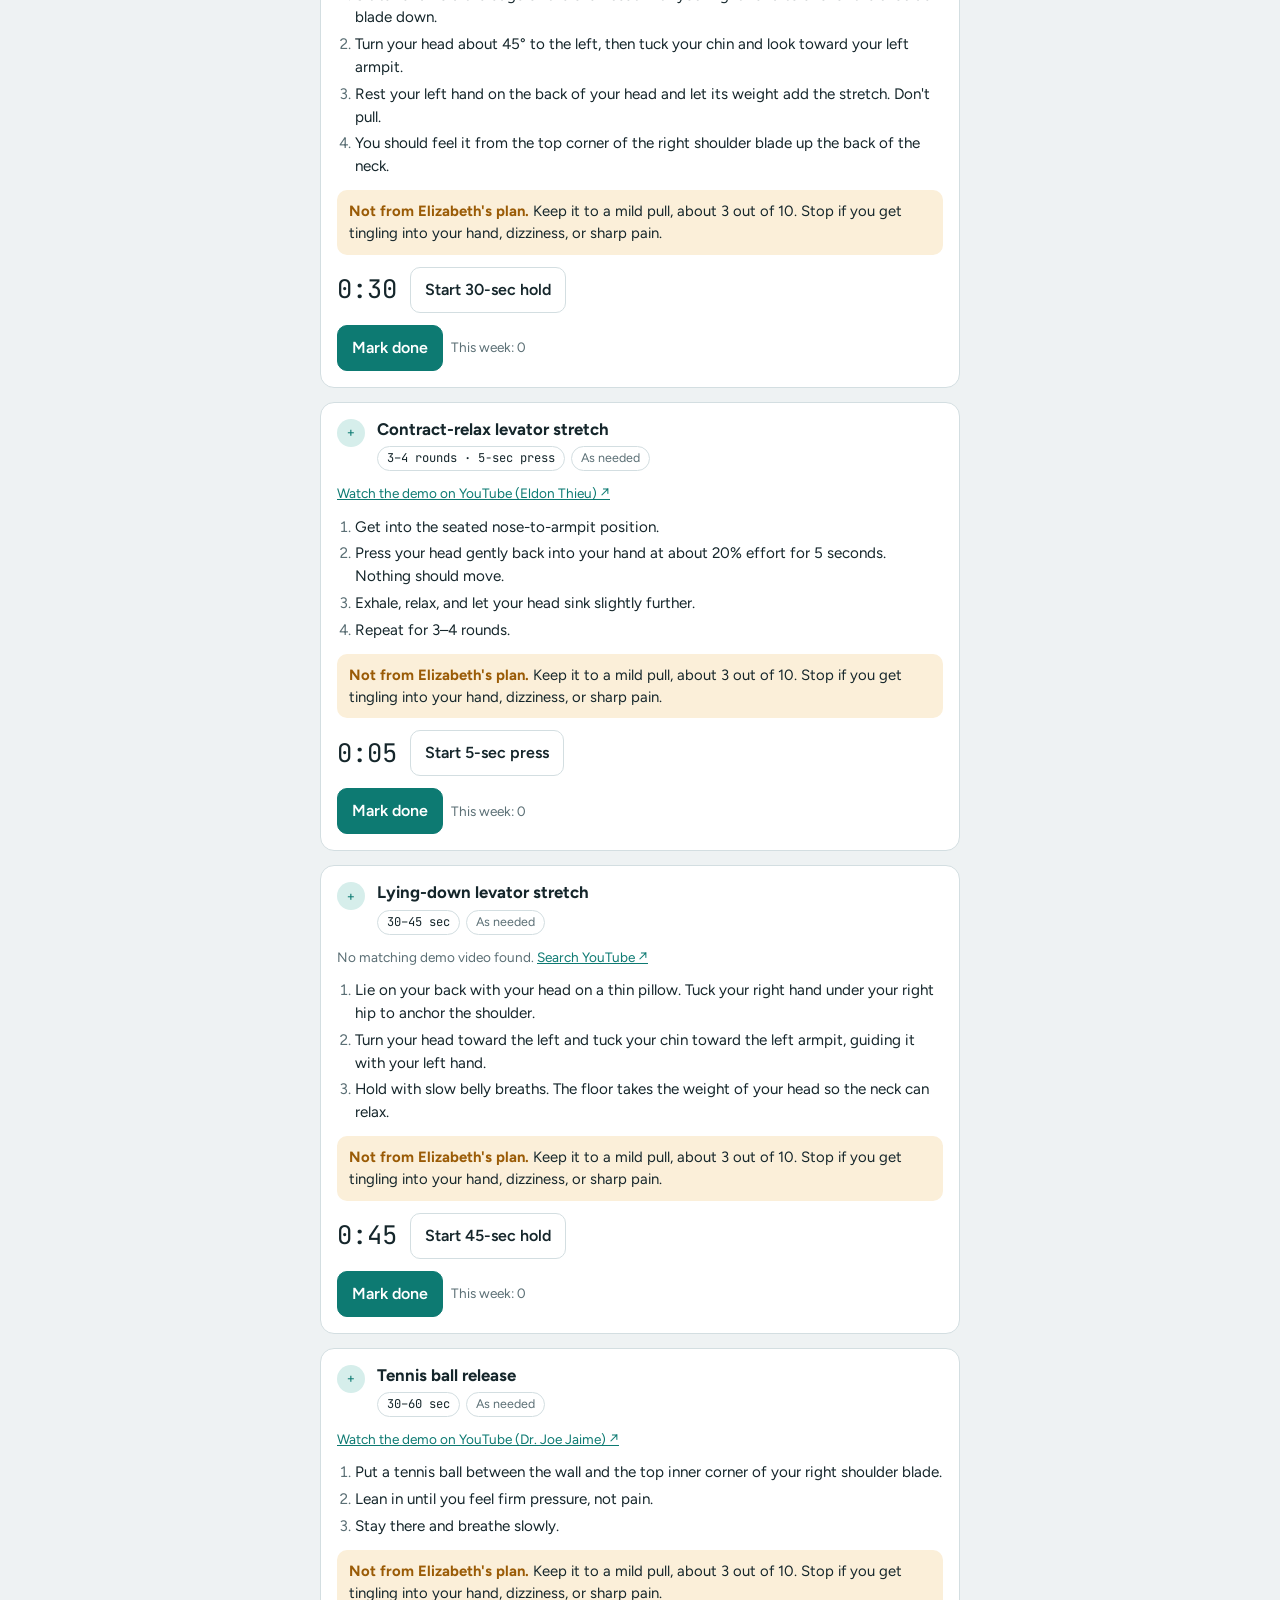
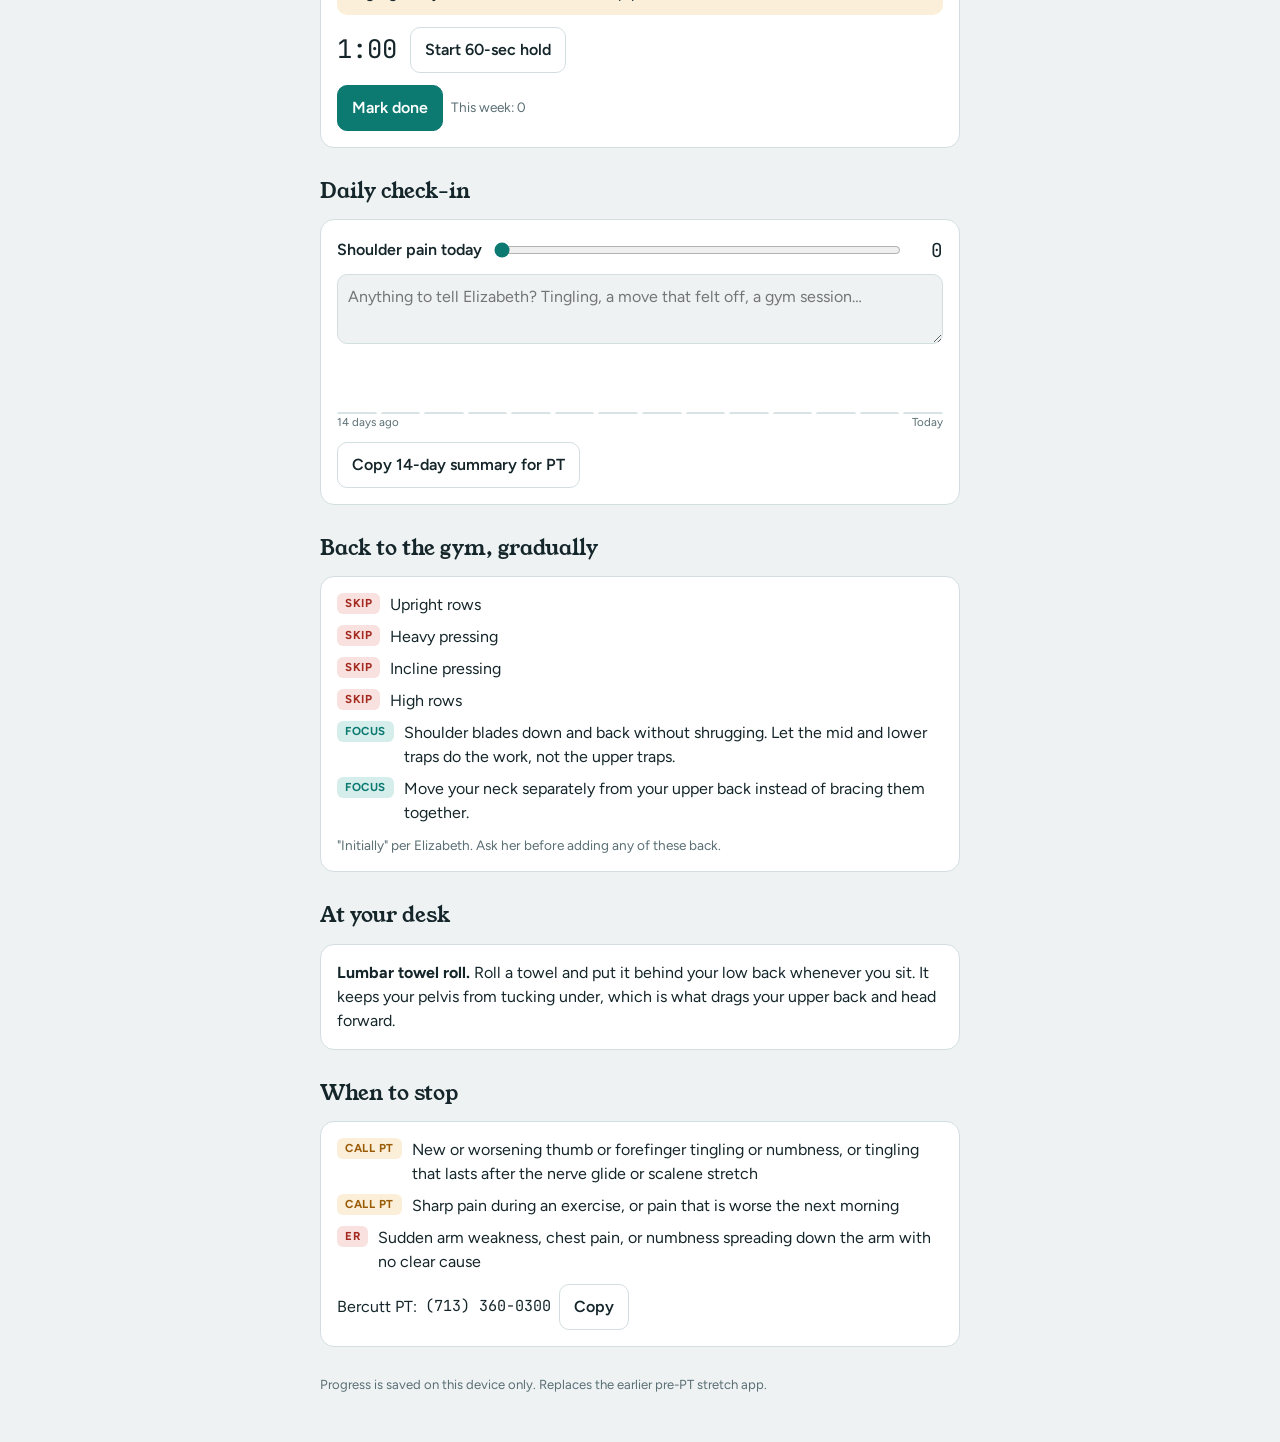
<file: shoulder/index.html>
<!doctype html>
<html lang="en"><head>
<meta charset="utf-8">
<meta name="viewport" content="width=device-width, initial-scale=1, viewport-fit=cover">
<meta name="theme-color" content="#0d7a72">
<meta name="description" content="Bercutt PT home exercise program for the right shoulder: doses, PT notes, demo videos, hold timers, weekly tracking and a pain log.">
<link rel="manifest" href="manifest.webmanifest"><link rel="icon" href="icon-192.png"><link rel="apple-touch-icon" href="icon-180.png">
<title>Shoulder HEP</title>
<meta name="claude:viewport-fit-sides" content="cover">
<meta name="apple-mobile-web-app-capable" content="yes">
<meta name="apple-mobile-web-app-title" content="Shoulder HEP">
<link rel="preconnect" href="https://fonts.googleapis.com">
<link rel="preconnect" href="https://fonts.gstatic.com" crossorigin>
<link rel="stylesheet" href="https://fonts.googleapis.com/css2?family=Figtree:wght@400;500;600;700&family=Young+Serif&family=JetBrains+Mono:wght@500&display=swap">
<style>
:root{padding-top:env(safe-area-inset-top,0px);padding-bottom:env(safe-area-inset-bottom,0px);color-scheme:light}
body{margin:0} img{max-width:100%} [hidden]{display:none!important}
</style>
<style>
/* Layout: single-column phone checklist; sticky week strip on top, exercise cards in prescribed order, reference sections below */
:root{
  --bg:#eef2f3; --surface:#ffffff; --ink:#15262b; --muted:#5b6f75; --line:#d3dee1;
  --accent:#0d7a72; --accent-ink:#ffffff; --accent-soft:#d6eeeb;
  --warn:#9a5b06; --warn-soft:#fbefd9; --stop:#a3281f; --stop-soft:#f8e1de; --done:#2f7d3b;
  --f-display:"Young Serif", Georgia, serif;
  --f-body:"Figtree", system-ui, -apple-system, "Segoe UI", sans-serif;
  --f-data:"JetBrains Mono", ui-monospace, Menlo, monospace;
}
@media (prefers-color-scheme: dark){:root:not([data-theme="light"]){
  --bg:#0f1a1d; --surface:#172529; --ink:#e3eef0; --muted:#93a8ad; --line:#2a3d42;
  --accent:#4cc3b8; --accent-ink:#06211e; --accent-soft:#163a37;
  --warn:#e6b363; --warn-soft:#3a2c14; --stop:#f08a80; --stop-soft:#3d1a17; --done:#6fcf7e; color-scheme:dark}}
:root[data-theme="dark"]{
  --bg:#0f1a1d; --surface:#172529; --ink:#e3eef0; --muted:#93a8ad; --line:#2a3d42;
  --accent:#4cc3b8; --accent-ink:#06211e; --accent-soft:#163a37;
  --warn:#e6b363; --warn-soft:#3a2c14; --stop:#f08a80; --stop-soft:#3d1a17; --done:#6fcf7e; color-scheme:dark}

*{box-sizing:border-box}
body{background:var(--bg);color:var(--ink);font-family:var(--f-body);font-size:16px;line-height:1.5;
  padding-left:max(16px,env(safe-area-inset-left,0px));padding-right:max(16px,env(safe-area-inset-right,0px));padding-block:0 48px}
body::before{content:"";position:fixed;inset:0 0 auto;height:env(safe-area-inset-top,0px);z-index:10;background:var(--bg)}
.wrap{max-width:640px;margin:0 auto;display:flex;flex-direction:column;gap:28px}
h1,h2{font-family:var(--f-display);font-weight:400;text-wrap:balance;margin:0}
h1{font-size:1.9rem;line-height:1.15}
h2{font-size:1.3rem}
h3{margin:0;font-size:1.05rem;font-weight:700;line-height:1.3}
p{margin:0}
.eyebrow{font-size:.72rem;letter-spacing:.09em;text-transform:uppercase;color:var(--muted);font-weight:600}
a{color:var(--accent)}
button{font:inherit;cursor:pointer}
:focus-visible{outline:3px solid var(--accent);outline-offset:2px}

header.top{padding-top:24px;display:flex;flex-direction:column;gap:8px}
header.top .who{color:var(--muted);font-size:.92rem}

.strip{position:sticky;top:env(safe-area-inset-top,0px);z-index:5;background:var(--bg);padding-block:10px;border-bottom:1px solid var(--line);
  display:flex;align-items:center;justify-content:space-between;gap:12px;flex-wrap:wrap}
.strip .today{font-weight:700}
.strip .count{font-family:var(--f-data);font-size:.9rem;color:var(--muted);font-variant-numeric:tabular-nums}
.bar{height:6px;border-radius:3px;background:var(--line);overflow:hidden;flex-basis:100%}
.bar i{display:block;height:100%;background:var(--accent);width:0;transition:width .3s}

.list{display:flex;flex-direction:column;gap:14px}
.card{background:var(--surface);border:1px solid var(--line);border-radius:14px;padding:16px;display:flex;flex-direction:column;gap:12px}
.card.is-done{border-color:var(--done)}
.card.not-today{opacity:.82}
.card-head{display:grid;grid-template-columns:auto 1fr;gap:12px;align-items:start}
.num{font-family:var(--f-data);font-size:.8rem;width:28px;height:28px;border-radius:50%;display:grid;place-items:center;background:var(--accent-soft);color:var(--accent)}
.head-text{display:flex;flex-direction:column;gap:6px;min-width:0}
.chips{display:flex;flex-wrap:wrap;gap:6px}
.chip{font-size:.78rem;padding:2px 9px;border-radius:999px;border:1px solid var(--line);color:var(--muted);font-variant-numeric:tabular-nums}
.chip.dose{font-family:var(--f-data);font-size:.76rem;color:var(--ink)}
.chip.daily{border-color:var(--accent);color:var(--accent)}
.chip.unset{border-style:dashed}
.vid{border-radius:10px;overflow:hidden;background:var(--line);aspect-ratio:16/9;max-width:100%}
.vid iframe{width:100%;height:100%;border:0;display:block}
.ytwrap{display:flex;flex-direction:column;gap:6px}
.vid video{width:100%;height:100%;display:block;object-fit:contain;background:#000}
.vid-fallback{display:flex;flex-direction:column;gap:6px;justify-content:center;align-items:flex-start;height:100%;padding:12px;font-size:.92rem}
.xhead{display:flex;flex-direction:column;gap:6px;padding-top:14px}
.xhead p{color:var(--muted);font-size:.92rem}
.note{background:var(--accent-soft);border-radius:10px;padding:10px 12px;font-size:.95rem}
.note b{display:block;font-size:.7rem;letter-spacing:.08em;text-transform:uppercase;color:var(--accent);margin-bottom:2px}
.steps{margin:0;padding-left:1.15rem;display:flex;flex-direction:column;gap:4px;color:var(--ink);font-size:.95rem}
.steps li::marker{color:var(--muted)}
.extra{background:var(--warn-soft);border-radius:10px;padding:10px 12px;font-size:.93rem}
.extra b{color:var(--warn)}
.week{font-size:.85rem;color:var(--muted);font-variant-numeric:tabular-nums}
.actions{display:flex;gap:8px;flex-wrap:wrap;align-items:center}
.btn{border:1px solid var(--line);background:var(--surface);color:var(--ink);border-radius:10px;padding:10px 14px;font-weight:600;min-height:44px}
.btn.primary{background:var(--accent);border-color:var(--accent);color:var(--accent-ink)}
.btn.done{background:var(--done);border-color:var(--done);color:var(--surface)}
.timer{font-family:var(--f-data);font-size:1.6rem;font-variant-numeric:tabular-nums;min-width:4.2ch}
.timer.run{color:var(--accent)}
.timerbox{display:flex;align-items:center;gap:10px;flex-wrap:wrap}
.timerbox small{color:var(--muted)}

section.ref{display:flex;flex-direction:column;gap:12px}
.panel{background:var(--surface);border:1px solid var(--line);border-radius:14px;padding:16px;display:flex;flex-direction:column;gap:10px}
.rules{margin:0;padding:0;list-style:none;display:flex;flex-direction:column;gap:8px}
.rules li{display:grid;grid-template-columns:auto 1fr;gap:10px;align-items:start}
.rules .tag{font-size:.72rem;font-weight:700;letter-spacing:.05em;text-transform:uppercase;padding:2px 8px;border-radius:6px;white-space:nowrap}
.tag.avoid{background:var(--stop-soft);color:var(--stop)}
.tag.ok{background:var(--accent-soft);color:var(--accent)}
.tag.call{background:var(--warn-soft);color:var(--warn)}
.tag.er{background:var(--stop-soft);color:var(--stop)}

.log{display:flex;flex-direction:column;gap:10px}
.log-row{display:flex;gap:10px;align-items:center;flex-wrap:wrap}
.log-row label{font-weight:600}
input[type=range]{flex:1;min-width:160px;accent-color:var(--accent)}
.pain-val{font-family:var(--f-data);font-size:1.2rem;width:2.5ch;text-align:right}
textarea{width:100%;font:inherit;border:1px solid var(--line);border-radius:10px;padding:10px;background:var(--bg);color:var(--ink);resize:vertical;min-height:60px}
.hist{display:grid;grid-template-columns:repeat(14,1fr);gap:4px;align-items:end;height:60px}
.hist span{display:block;background:var(--accent);border-radius:3px 3px 0 0;min-height:2px;opacity:.85}
.hist span.empty{background:var(--line)}
.hist-labels{display:flex;justify-content:space-between;font-size:.72rem;color:var(--muted)}
.copyline{display:flex;gap:8px;align-items:center;flex-wrap:wrap}
.copyline code{font-family:var(--f-data);font-size:.95rem;user-select:all}
footer{color:var(--muted);font-size:.82rem}
@media (prefers-reduced-motion:reduce){*{transition:none!important}}
</style>
</head><body>

<div class="wrap">
  <header class="top">
    <span class="eyebrow">Bercutt PT · Care Plan 1 · updated Nov 18</span>
    <h1>Shoulder home program</h1>
    <p class="who">Prescribed by Elizabeth Ford, PT, DPT. Doses and comments below are copied from her plan. Her demo video is on each card.</p>
    <div class="actions">
      <a class="btn" href="https://portal.strivehub.com/app/2400556" target="_blank" rel="noopener">Open videos in StriveHub ↗</a>
    </div>
  </header>

  <div class="strip" aria-live="polite">
    <span class="today" id="todayLabel">Today</span>
    <span class="count" id="todayCount">0 / 0 done</span>
    <div class="bar"><i id="todayBar"></i></div>
  </div>

  <div class="list" id="list"></div>

  <section class="ref" aria-labelledby="h-log">
    <h2 id="h-log">Daily check-in</h2>
    <div class="panel log">
      <div class="log-row">
        <label for="pain">Shoulder pain today</label>
        <input type="range" id="pain" min="0" max="10" step="1" value="0">
        <span class="pain-val" id="painVal">0</span>
      </div>
      <textarea id="painNote" placeholder="Anything to tell Elizabeth? Tingling, a move that felt off, a gym session…"></textarea>
      <div>
        <div class="hist" id="hist" aria-label="Pain scores, last 14 days"></div>
        <div class="hist-labels"><span>14 days ago</span><span>Today</span></div>
      </div>
      <div class="actions">
        <button class="btn" id="copySummary" type="button">Copy 14-day summary for PT</button>
        <span class="week" id="copyMsg"></span>
      </div>
      <textarea id="summaryFallback" hidden readonly></textarea>
    </div>
  </section>

  <section class="ref" aria-labelledby="h-gym">
    <h2 id="h-gym">Back to the gym, gradually</h2>
    <div class="panel">
      <ul class="rules">
        <li><span class="tag avoid">Skip</span><span>Upright rows</span></li>
        <li><span class="tag avoid">Skip</span><span>Heavy pressing</span></li>
        <li><span class="tag avoid">Skip</span><span>Incline pressing</span></li>
        <li><span class="tag avoid">Skip</span><span>High rows</span></li>
        <li><span class="tag ok">Focus</span><span>Shoulder blades down and back without shrugging. Let the mid and lower traps do the work, not the upper traps.</span></li>
        <li><span class="tag ok">Focus</span><span>Move your neck separately from your upper back instead of bracing them together.</span></li>
      </ul>
      <p class="week">"Initially" per Elizabeth. Ask her before adding any of these back.</p>
    </div>
  </section>

  <section class="ref" aria-labelledby="h-desk">
    <h2 id="h-desk">At your desk</h2>
    <div class="panel">
      <p><b>Lumbar towel roll.</b> Roll a towel and put it behind your low back whenever you sit. It keeps your pelvis from tucking under, which is what drags your upper back and head forward.</p>
    </div>
  </section>

  <section class="ref" aria-labelledby="h-stop">
    <h2 id="h-stop">When to stop</h2>
    <div class="panel">
      <ul class="rules">
        <li><span class="tag call">Call PT</span><span>New or worsening thumb or forefinger tingling or numbness, or tingling that lasts after the nerve glide or scalene stretch</span></li>
        <li><span class="tag call">Call PT</span><span>Sharp pain during an exercise, or pain that is worse the next morning</span></li>
        <li><span class="tag er">ER</span><span>Sudden arm weakness, chest pain, or numbness spreading down the arm with no clear cause</span></li>
      </ul>
      <div class="copyline">
        <span>Bercutt PT:</span><code id="phone">(713) 360-0300</code>
        <button class="btn" type="button" id="copyPhone">Copy</button>
      </div>
    </div>
  </section>

  <footer>Progress is saved on this device only. Replaces the earlier pre-PT stretch app.</footer>
</div>

<script>
const EX = [
  {id:"scalene", video:"3037_1653679204.mp4", yt:"anterior scalene stretch hands on collarbone side bend", name:"Anterior scalene / SCM stretch with side bend", dose:"2 × 30 sec", freq:"4-5", hold:30, holdLabel:"30-sec hold",
   steps:["Sit near the edge of a chair, hips and knees at 90°, feet flat. Lightly brace your lower abs.",
          "Place both hands over your collarbone on the affected side and gently pull down to anchor it.",
          "Lift your chin toward the ceiling and lean your head away from your hands until you feel the stretch along the side of the neck. Hold, then return."],
   note:null, extra:"<b>Gentle stretch only.</b> Stop if you feel dizzy, see double, feel sick, your face goes numb, or your arm starts tingling."},
  {id:"foam", video:"3664.mp4", yt:"foam roller supine pec stretch T arms scapular punches", name:"Foam roll series", dose:"10–12 reps · hold 5 sec", freq:"daily", hold:5, holdLabel:"5-sec hold",
   steps:["Lie lengthwise on the foam roller so your head and spine are supported, feet flat.",
          "Pec stretch: arms straight out to the sides in a T, palms up. Relax into it.",
          "Scapular punches: fists toward the ceiling, elbows locked. Punch up so only your shoulder blades lift off the roller, then let them sink back."],
   note:"Hold both: at the top of each punch and with arms out in the T. You can hold longer with arms out (her reply, Oct 29)."},
  {id:"book", video:"12627_1652833874.mp4", yt:"half kneeling thoracic rotation wall book opener", name:"Book opener with cervical spotting", dose:"10–12 reps", freq:"unset", hold:0,
   steps:["Elizabeth changed the setup: do this half-kneeling at a wall, with a small foam roller blocking your outside knee. Set up the way she showed you.",
          "The video shows the standard side-lying version: hands together in front of you, then slowly lift the top arm toward the ceiling and rotate through your chest to reach as far behind you as you can.",
          "Follow the moving hand with your head and eyes the whole time. Keep the reaching arm straight."],
   note:"1/2 kneeling at wall, small foam roller blocking outside knee"},
  {id:"thoracic", video:"1794_1653673533.mp4", yt:"thoracic extension over foam roller hands behind head", name:"Thoracic extension on foam roll (neck supported)", dose:"Hold 1–2 min", freq:"unset", hold:90, holdLabel:"90-sec hold",
   steps:["Lie on your back, feet flat, foam roller across your mid back.",
          "Hands behind your neck for support.",
          "Let your shoulders drop back over the roller and feel the stretch in your upper back. Hold."],
   note:"Hips stay down"},
  {id:"plank", video:"185.mp4", yt:"forearm plank with scapular protraction plus", name:"Plank with protraction", dose:"2–3 × 10", freq:"3", hold:0,
   steps:["Get into a forearm plank: abs tight, a straight line from ankles through hips to shoulders.",
          "Push the floor away through your forearms so your upper back rises and rounds slightly as the shoulder blades spread apart.",
          "Slowly lower back to a normal plank. That's one rep."],
   note:null},
  {id:"sler", video:"12731_1653068087.mp4", yt:"side lying shoulder external rotation dumbbell towel", name:"Side-lying shoulder external rotation with dumbbell", dose:"2–3 × 8–12 · 5 lb", freq:"3", hold:0,
   steps:["Lie on your side with the working shoulder on top. Bend that elbow to 90° and squeeze a rolled towel between elbow and side.",
          "Start with your hand resting on your belly.",
          "Keeping the elbow bent and pinned to your side, slowly lift the hand toward the ceiling, then slowly lower it back."],
   note:null},
  {id:"pronet", video:"2555.mp4", yt:"prone T scapular retraction physical therapy", name:"Prone T's", dose:"2–3 × 15", freq:"daily", hold:0,
   steps:["Lie on your stomach with the working arm hanging off the edge of the bed. Rest your forehead on your other hand to keep your neck neutral.",
          "Lock the shoulder blade down and back, then raise the arm straight out to the side to form a T.",
          "Stop when the arm is parallel to the floor and slowly lower."],
   note:null, extra:"<b>From the plan:</b> if you feel pain at the front of the shoulder, squeeze the shoulder blade harder. If that doesn't fix it, stop. Don't shrug."},
  {id:"pronei", video:"2554.mp4", yt:"prone I lower trapezius physical therapy", name:"Prone I's", dose:"2–3 × 15", freq:"daily", hold:0,
   steps:["Same setup as the T's: on your stomach, working arm off the edge of the bed, forehead on your other hand.",
          "Pull the shoulder blade down and back and raise the arm, palm facing the floor.",
          "Stop when the arm is parallel to the floor and slowly lower. Check her video for the arm angle."],
   note:null, extra:"<b>From the plan:</b> if you feel pain at the front of the shoulder, squeeze the shoulder blade harder. If that doesn't fix it, stop. Don't shrug."},
  {id:"pronew", video:"10525.mp4", yt:"prone W scapular retraction lift arms physical therapy", name:"Prone W's", dose:"2–3 × 12 · hold 3 sec", freq:"3-4", hold:3, holdLabel:"3-sec hold",
   steps:["Lie face down on the floor with a small towel roll under your forehead.",
          "Place your arms on the floor in a W, hands about 12 inches out from each side of your head.",
          "Lift your arms off the floor, hold 3 seconds, then lower back down."],
   note:"No foam roller. Use a small towel roll under your forehead to keep contact."},
  {id:"median", video:"12723_1653065390.mp4", yt:"median nerve glide slider physical therapy", name:"Median nerve glide", dose:"2 × 8", freq:"4-5", hold:0,
   steps:["Seated or standing, arms at your sides. On the working side, press the shoulder blade down.",
          "Raise the arm out to shoulder height, elbow bent, forearm facing you, wrist bent back, fingers straight.",
          "In a comfortable range, straighten and bend the elbow so the forearm moves away and back. This is a glide, not a hold."],
   note:"Palm open to side wall, fingers pointing down to floor. 2nd option: hand on wall with fingers pointing down, side bend your head away to increase the stretch.", extra:"<b>Nerve rule:</b> smooth and easy, never held. Stop if tingling or numbness is new or increasing, during or after."}
];
const STOPX="<b>Not from Elizabeth's plan.</b> Keep it to a mild pull, about 3 out of 10. Stop if you get tingling into your hand, dizziness, or sharp pain.";
const EXTRA = [
  {id:"x-lev-seated", ytid:"J1HOO3scStQ", ytby:"MedBridge", yt:"levator scapulae stretch seated physical therapy", name:"Seated nose-to-armpit (right levator)", dose:"2–3 × 30 sec", freq:"asneeded", hold:30, holdLabel:"30-sec hold",
   steps:["Sit tall and hold the edge of the chair seat with your right hand to anchor the shoulder blade down.",
          "Turn your head about 45° to the left, then tuck your chin and look toward your left armpit.",
          "Rest your left hand on the back of your head and let its weight add the stretch. Don't pull.",
          "You should feel it from the top corner of the right shoulder blade up the back of the neck."],
   note:null, extra:STOPX},
  {id:"x-lev-cr", ytid:"bWBatjZ4lgo", ytby:"Eldon Thieu", yt:"levator scapulae contract relax stretch", name:"Contract-relax levator stretch", dose:"3–4 rounds · 5-sec press", freq:"asneeded", hold:5, holdLabel:"5-sec press",
   steps:["Get into the seated nose-to-armpit position.",
          "Press your head gently back into your hand at about 20% effort for 5 seconds. Nothing should move.",
          "Exhale, relax, and let your head sink slightly further.",
          "Repeat for 3–4 rounds."],
   note:null, extra:STOPX},
  {id:"x-lev-supine", yt:"supine levator scapulae stretch", name:"Lying-down levator stretch", dose:"30–45 sec", freq:"asneeded", hold:45, holdLabel:"45-sec hold",
   steps:["Lie on your back with your head on a thin pillow. Tuck your right hand under your right hip to anchor the shoulder.",
          "Turn your head toward the left and tuck your chin toward the left armpit, guiding it with your left hand.",
          "Hold with slow belly breaths. The floor takes the weight of your head so the neck can relax."],
   note:null, extra:STOPX},
  {id:"x-lev-ball", ytid:"vpAAkdxRv1I", ytby:"Dr. Joe Jaime", yt:"levator scapulae tennis ball release wall", name:"Tennis ball release", dose:"30–60 sec", freq:"asneeded", hold:60, holdLabel:"60-sec hold",
   steps:["Put a tennis ball between the wall and the top inner corner of your right shoulder blade.",
          "Lean in until you feel firm pressure, not pain.",
          "Stay there and breathe slowly."],
   note:null, extra:STOPX}
];
const ALL = EX.concat(EXTRA);
const FREQ = {asneeded:{label:"As needed", target:null}, daily:{label:"Daily", target:7, show:"7"}, "4-5":{label:"4–5× / week", target:4, show:"4–5"}, "3":{label:"3× / week", target:3, show:"3"}, "3-4":{label:"3–4× / week", target:3, show:"3–4"}, unset:{label:"Frequency not set", target:null}};

const KEY="shoulder-hep-v4";
function load(){try{return JSON.parse(localStorage.getItem(KEY))||{}}catch(e){return {}}}
function save(){try{localStorage.setItem(KEY,JSON.stringify(state))}catch(e){}}
let state=load(); state.done=state.done||{}; state.pain=state.pain||{}; state.notes=state.notes||{};

function dkey(d){return d.getFullYear()+"-"+String(d.getMonth()+1).padStart(2,"0")+"-"+String(d.getDate()).padStart(2,"0")}
const today=dkey(new Date());
function weekKeys(){const d=new Date();const day=(d.getDay()+6)%7;const out=[];for(let i=0;i<7;i++){const x=new Date(d);x.setDate(d.getDate()-day+i);out.push(dkey(x))}return out}
function weekCount(id){return weekKeys().filter(k=>state.done[k]&&state.done[k][id]).length}
function isDone(id){return !!(state.done[today]&&state.done[today][id])}

const list=document.getElementById("list");
const VBASE="https://prescribe-assets.strivehub.com/production/videos/";
const vidEls={};
function videoFor(ex){
  if(vidEls[ex.id])return vidEls[ex.id];
  if(!ex.video){const l=document.createElement("div");
    const canEmbed=/github\.io$|^localhost$/.test(location.hostname);
    if(ex.ytid&&canEmbed){l.className="ytwrap";
      l.innerHTML=`<div class="vid"><iframe src="https://www.youtube-nocookie.com/embed/${ex.ytid}?rel=0&playsinline=1" title="Demo video: ${ex.name}" loading="lazy" allow="accelerometer; encrypted-media; gyroscope; picture-in-picture; fullscreen" allowfullscreen></iframe></div><span class="week">Demo by ${ex.ytby} on YouTube. Not from Elizabeth. <a href="https://www.youtube.com/watch?v=${ex.ytid}" target="_blank" rel="noopener">Open in YouTube ↗</a></span>`;
    }else if(ex.ytid){l.className="week";
      l.innerHTML=`<a href="https://www.youtube.com/watch?v=${ex.ytid}" target="_blank" rel="noopener">Watch the demo on YouTube (${ex.ytby}) ↗</a>`;
    }else{l.className="week";
      l.innerHTML=`No matching demo video found. <a href="https://www.youtube.com/results?search_query=${encodeURIComponent(ex.yt)}" target="_blank" rel="noopener">Search YouTube ↗</a>`;}
    vidEls[ex.id]=l;return l}
  const box=document.createElement("div");box.className="vid";
  const v=document.createElement("video");v.controls=true;v.playsInline=true;v.preload="metadata";v.src=VBASE+ex.video+"#t=0.5";
  v.setAttribute("aria-label","Video: "+ex.name);
  const fail=()=>{box.innerHTML=`<div class="vid-fallback"><span>Elizabeth's video didn't load here.</span>
    <a href="${VBASE+ex.video}" target="_blank" rel="noopener">Open her video directly ↗</a>
    <a href="https://portal.strivehub.com/app/2400556" target="_blank" rel="noopener">Open in StriveHub ↗</a>
    <a href="https://www.youtube.com/results?search_query=${encodeURIComponent(ex.yt)}" target="_blank" rel="noopener">Search YouTube for this exercise ↗</a></div>`};
  v.addEventListener("error",fail);
  box.appendChild(v);vidEls[ex.id]=box;return box;
}
let timers={};

function render(){
  list.innerHTML="";
  EX.forEach((ex,i)=>addCard(ex,i+1));
  const xh=document.createElement("div");xh.className="xhead";
  xh.innerHTML=`<h2>Extra: levator stretches</h2><p>For the tight muscle from your neck to the top of the shoulder blade. These are not part of Elizabeth's plan and don't count toward today's total. The demo videos are public YouTube clips, not hers. Show them to her before making them a habit.</p>`;
  list.appendChild(xh);
  EXTRA.forEach((ex,i)=>addCard(ex,"+"));
  const n=EX.filter(e=>isDone(e.id)).length;
  document.getElementById("todayCount").textContent=`${n} / ${EX.length} done`;
  document.getElementById("todayBar").style.width=(n/EX.length*100)+"%";
  document.getElementById("todayLabel").textContent=new Date().toLocaleDateString(undefined,{weekday:"long",month:"short",day:"numeric"});
}
function addCard(ex,num){{
    const f=FREQ[ex.freq]; const wc=weekCount(ex.id); const done=isDone(ex.id);
    const goalMet = f.target && wc>=f.target && ex.freq!=="daily";
    const metWeek = goalMet && !done;
    const card=document.createElement("article");
    card.className="card"+(done?" is-done":"")+(metWeek?" not-today":"");
    card.innerHTML=`
      <div class="card-head">
        <span class="num">${num}</span>
        <div class="head-text">
          <h3>${ex.name}</h3>
          <div class="chips">
            <span class="chip dose">${ex.dose}</span>
            <span class="chip ${ex.freq==="daily"?"daily":""} ${ex.freq==="unset"?"unset":""}">${f.label}</span>
          </div>
        </div>
      </div>
      <div class="vid-slot"></div>
      ${ex.note?`<div class="note"><b>Elizabeth's note</b>${ex.note}</div>`:""}
      <ol class="steps">${ex.steps.map(s=>`<li>${s}</li>`).join("")}</ol>
      ${ex.extra?`<div class="extra">${ex.extra}</div>`:""}
      ${ex.hold?`<div class="timerbox"><span class="timer" id="t-${ex.id}">${fmt(ex.hold)}</span><button class="btn" type="button" data-timer="${ex.id}">Start ${ex.holdLabel}</button><small>${ex.id==="thoracic"?"1–2 min prescribed":""}</small></div>`:""}
      <div class="actions">
        <button class="btn ${done?"done":"primary"}" type="button" data-done="${ex.id}">${done?"Done today ✓":"Mark done"}</button>
        <span class="week">This week: ${wc}${f.target?` of ${f.show}`:""}${goalMet?" · goal met":""}</span>
      </div>`;
    card.querySelector('.vid-slot').replaceWith(videoFor(ex));
    list.appendChild(card);
  }
}
function fmt(s){return Math.floor(s/60)+":"+String(s%60).padStart(2,"0")}

let actx=null, wake=null;
function beep(){try{actx=actx||new (window.AudioContext||window.webkitAudioContext)();const o=actx.createOscillator(),g=actx.createGain();o.frequency.value=880;g.gain.value=.15;o.connect(g);g.connect(actx.destination);o.start();o.stop(actx.currentTime+.25)}catch(e){}
  try{navigator.vibrate&&navigator.vibrate(200)}catch(e){}}
async function lock(){try{wake=await navigator.wakeLock.request("screen")}catch(e){}}

list.addEventListener("click",e=>{
  const d=e.target.closest("[data-done]");
  if(d){const id=d.dataset.done;state.done[today]=state.done[today]||{};state.done[today][id]=!state.done[today][id];save();render();return}
  const t=e.target.closest("[data-timer]");
  if(t){const id=t.dataset.timer;const ex=ALL.find(x=>x.id===id);
    try{actx=actx||new (window.AudioContext||window.webkitAudioContext)();actx.resume()}catch(_){}
    if(timers[id]){clearInterval(timers[id].iv);delete timers[id];render();return}
    const end=Date.now()+ex.hold*1000; lock();
    t.textContent="Stop";
    timers[id]={iv:setInterval(()=>{
      const el=document.getElementById("t-"+id); const left=Math.max(0,Math.round((end-Date.now())/1000));
      if(el){el.textContent=fmt(left);el.classList.add("run")}
      if(left<=0){clearInterval(timers[id].iv);delete timers[id];beep();if(el){el.textContent="Done";el.classList.remove("run")}
        const b=document.querySelector(`[data-timer="${id}"]`);if(b)b.textContent="Start "+ex.holdLabel;
        try{wake&&wake.release()}catch(_){}}
    },250)};
  }
});

const pain=document.getElementById("pain"), painVal=document.getElementById("painVal"), painNote=document.getElementById("painNote");
if(state.pain[today]!=null){pain.value=state.pain[today]} painVal.textContent=pain.value;
painNote.value=state.notes[today]||"";
pain.addEventListener("input",()=>{painVal.textContent=pain.value;state.pain[today]=+pain.value;save();drawHist()});
painNote.addEventListener("input",()=>{state.notes[today]=painNote.value;save()});

function last14(){const out=[];for(let i=13;i>=0;i--){const d=new Date();d.setDate(d.getDate()-i);out.push(dkey(d))}return out}
function drawHist(){const h=document.getElementById("hist");h.innerHTML="";
  last14().forEach(k=>{const s=document.createElement("span");const v=state.pain[k];
    if(v==null){s.className="empty";s.style.height="2px"}else{s.style.height=Math.max(4,v*10)+"%"}
    s.title=k+(v!=null?`: ${v}/10`:": no entry");h.appendChild(s)})}

document.getElementById("copySummary").addEventListener("click",()=>{
  const lines=["Shoulder HEP — last 14 days",""];
  last14().forEach(k=>{const d=state.done[k]||{};const names=EX.filter(e=>d[e.id]).map(e=>e.name.split(" (")[0]);
    const p=state.pain[k];const n=(state.notes[k]||"").trim();
    if(names.length||p!=null||n)lines.push(`${k}: pain ${p!=null?p+"/10":"—"} · ${names.length}/${EX.length} done${EXTRA.filter(e=>d[e.id]).length?` · ${EXTRA.filter(e=>d[e.id]).length} extra levator stretch(es)`:""}${n?` · "${n}"`:""}`)});
  if(lines.length===2)lines.push("No entries yet.");
  const txt=lines.join("\n"), msg=document.getElementById("copyMsg"), fb=document.getElementById("summaryFallback");
  const fallback=()=>{fb.hidden=false;fb.value=txt;fb.focus();fb.select();msg.textContent="Select and copy the text below."};
  try{navigator.clipboard.writeText(txt).then(()=>{msg.textContent="Copied. Paste it into a message to Elizabeth."},fallback)}catch(e){fallback()}
});
document.getElementById("copyPhone").addEventListener("click",()=>{
  const t="(713) 360-0300";try{navigator.clipboard.writeText(t).catch(()=>{})}catch(e){}
  const r=document.createRange();r.selectNodeContents(document.getElementById("phone"));const s=getSelection();s.removeAllRanges();s.addRange(r);
});

render(); drawHist();
</script>

<script>
if('serviceWorker' in navigator){navigator.serviceWorker.register('sw.js',{updateViaCache:'none'}).then(r=>r.update()).catch(()=>{});
  let had=!!navigator.serviceWorker.controller;navigator.serviceWorker.addEventListener('controllerchange',()=>{if(had)location.reload();had=true});}
</script>
</body></html>
</file>
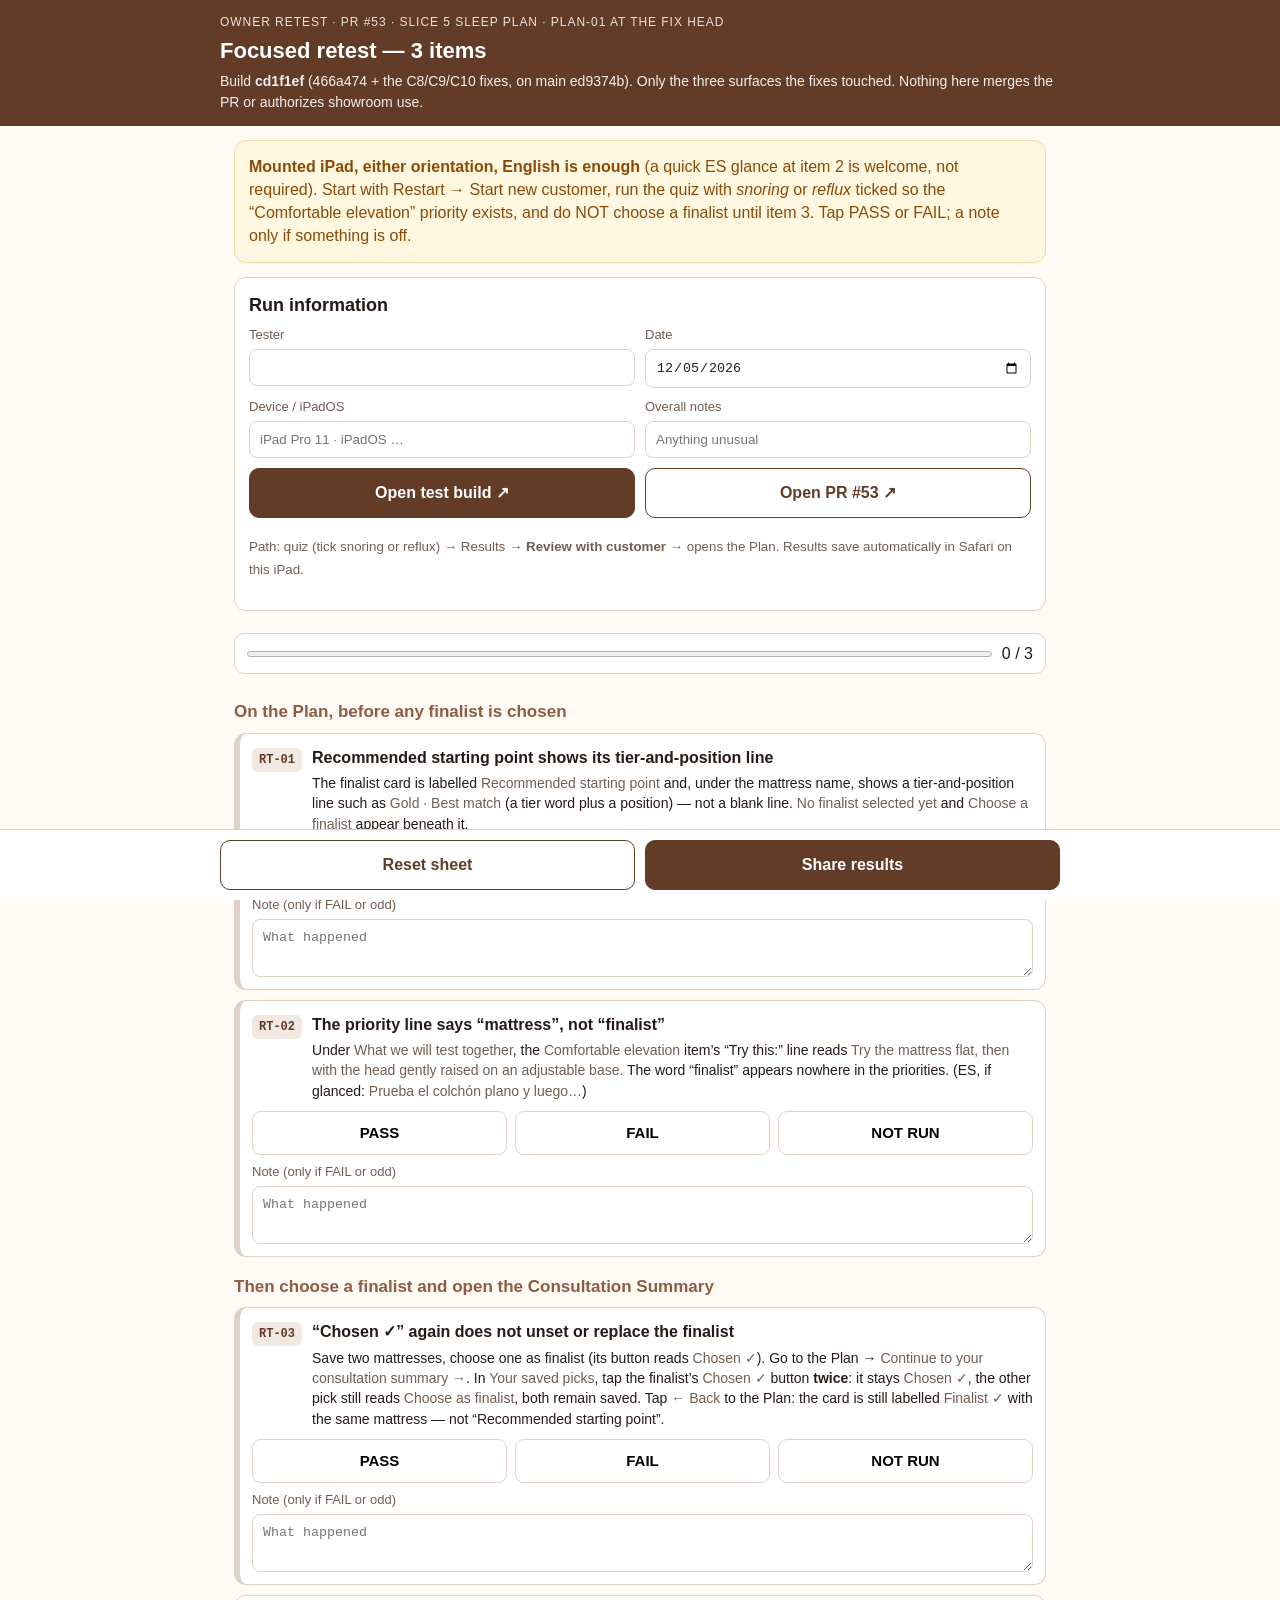
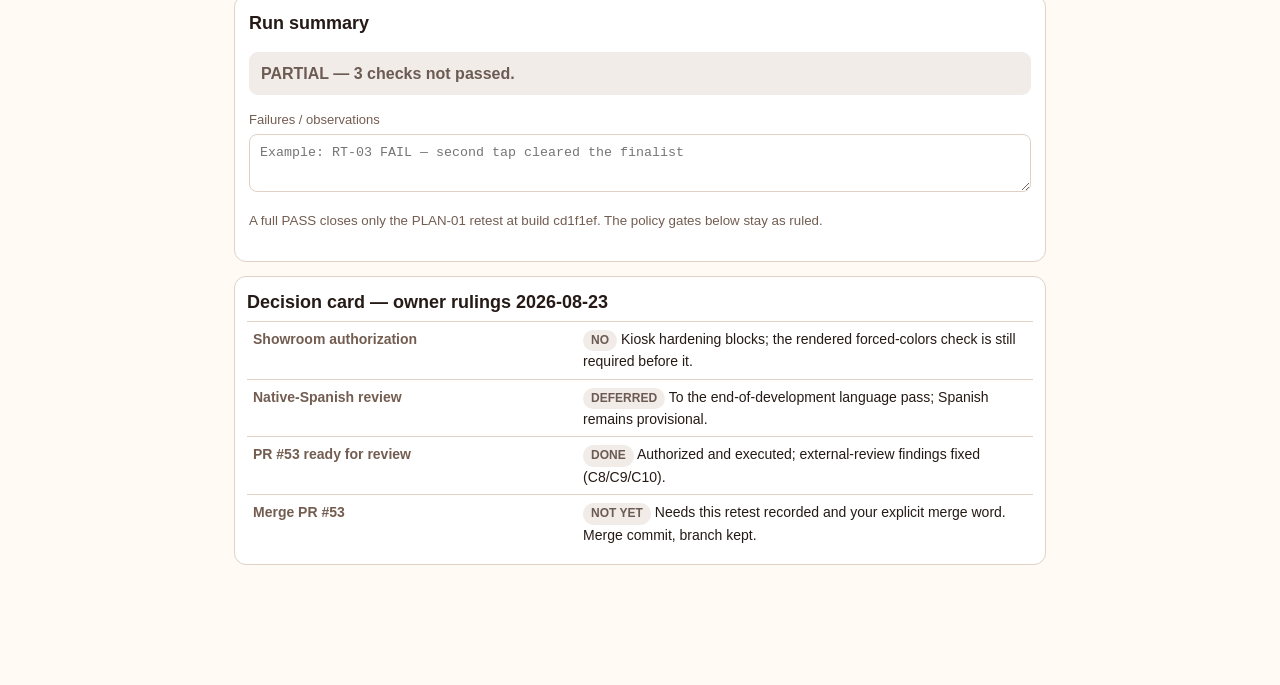
<file: verify.html>
<!doctype html>
<html lang="en">
<head>
  <meta charset="utf-8">
  <meta name="viewport" content="width=device-width,initial-scale=1,viewport-fit=cover">
  <meta name="theme-color" content="#633c28">
  <title>PR #53 Focused Retest</title>
  <style>
    :root { color-scheme: light; --ink:#251a15; --muted:#735d51; --paper:#fffaf3; --card:#fff; --line:#dfd1c6; --brand:#633c28; --brand2:#8d5d43; --pass:#166534; --pass-bg:#e9f8ee; --fail:#9f1239; --fail-bg:#fff0f3; --skip:#6b5b53; --skip-bg:#f2ece8; --warn:#8a4b08; --warn-bg:#fff7df; }
    * { box-sizing: border-box; }
    html { scroll-behavior: smooth; }
    body { margin:0; font:16px/1.45 -apple-system, BlinkMacSystemFont, "Segoe UI", Roboto, sans-serif; color:var(--ink); background:var(--paper); padding-bottom:92px; }
    header { position:sticky; top:0; z-index:10; background:var(--brand); color:#fff; padding:14px max(14px, calc((100vw - 840px) / 2)); }
    header h1 { margin:0 0 4px; font-size:22px; }
    header p { margin:0; font-size:14px; opacity:.92; }
    .eyebrow { text-transform:uppercase; letter-spacing:.08em; font-size:12px; opacity:.85; margin-bottom:4px; }
    main { max-width:840px; margin:0 auto; padding:14px; }
    .panel { background:var(--card); border:1px solid var(--line); border-radius:12px; padding:14px; margin:0 0 14px; }
    .panel h2 { margin:0 0 8px; font-size:18px; }
    .warning { background:var(--warn-bg); border-color:#efd9a8; color:var(--warn); }
    .meta { display:grid; grid-template-columns:1fr 1fr; gap:10px; }
    label { display:flex; flex-direction:column; gap:4px; font-size:13px; color:var(--muted); }
    input, textarea { font:16px/1.3 inherit; padding:10px; border:1px solid var(--line); border-radius:8px; background:#fff; color:var(--ink); width:100%; }
    textarea { min-height:58px; resize:vertical; }
    .actions { display:grid; grid-template-columns:1fr 1fr; gap:10px; margin-top:10px; }
    a.button, button.action { display:flex; align-items:center; justify-content:center; min-height:50px; padding:10px 14px; border-radius:10px; border:1px solid var(--brand); background:var(--brand); color:#fff; font-weight:600; text-decoration:none; font-size:16px; touch-action:manipulation; }
    a.button.secondary, button.action.secondary { background:#fff; color:var(--brand); }
    .progress-wrap { position:sticky; top:78px; z-index:9; margin:0 -14px 14px; padding:8px 14px; background:var(--paper); }
    .progress-card { display:flex; align-items:center; gap:10px; background:var(--card); border:1px solid var(--line); border-radius:10px; padding:8px 12px; }
    progress { flex:1; height:12px; }
    .section-title { margin:18px 0 8px; }
    .section-title h2 { margin:0; font-size:17px; color:var(--brand2); }
    .section-title p { margin:4px 0 0; font-size:14px; color:var(--muted); }
    .test { background:var(--card); border:1px solid var(--line); border-left:6px solid var(--line); border-radius:12px; padding:12px; margin:0 0 10px; }
    .test[data-state="pass"] { border-left-color:var(--pass); background:var(--pass-bg); }
    .test[data-state="fail"] { border-left-color:var(--fail); background:var(--fail-bg); }
    .test[data-state="notrun"] { border-left-color:var(--skip); background:var(--skip-bg); }
    .test-head { display:flex; gap:10px; align-items:flex-start; }
    .id { flex:none; font:600 12px/1 ui-monospace, SFMono-Regular, Menlo, monospace; padding:6px 7px; border-radius:6px; background:#f1e8e1; color:var(--brand); margin-top:2px; }
    .test h3 { margin:0 0 4px; font-size:16px; }
    .expected { margin:0; font-size:14px; color:var(--ink); }
    .expected em { color:var(--muted); font-style:normal; }
    .choices { display:grid; grid-template-columns:repeat(3, 1fr); gap:8px; margin-top:10px; }
    .choice { min-height:44px; border-radius:9px; border:1px solid var(--line); background:#fff; font-weight:700; font-size:15px; touch-action:manipulation; }
    .choice.pass[aria-pressed="true"] { background:var(--pass); color:#fff; border-color:var(--pass); }
    .choice.fail[aria-pressed="true"] { background:var(--fail); color:#fff; border-color:var(--fail); }
    .choice.notrun[aria-pressed="true"] { background:var(--skip); color:#fff; border-color:var(--skip); }
    .test label { margin-top:8px; }
    .status { font-weight:700; padding:10px 12px; border-radius:9px; }
    .status.pass { background:var(--pass-bg); color:var(--pass); }
    .status.fail { background:var(--fail-bg); color:var(--fail); }
    .status.partial { background:var(--skip-bg); color:var(--skip); }
    .decision { border:1px solid var(--line); border-radius:12px; background:var(--card); padding:12px; margin-bottom:14px; }
    .decision h2 { margin:0 0 6px; font-size:18px; }
    .decision table { width:100%; border-collapse:collapse; font-size:14px; }
    .decision th, .decision td { text-align:left; padding:7px 6px; border-top:1px solid var(--line); vertical-align:top; }
    .decision th { color:var(--muted); font-weight:600; width:42%; }
    .pill { display:inline-block; padding:2px 8px; border-radius:999px; background:var(--skip-bg); color:var(--skip); font-weight:700; font-size:12px; white-space:nowrap; }
    footer { position:fixed; inset:auto 0 0; z-index:9; padding:10px max(14px, calc((100vw - 840px) / 2)) calc(10px + env(safe-area-inset-bottom)); background:#fff; border-top:1px solid var(--line); display:grid; grid-template-columns:1fr 1fr; gap:10px; }
    footer button { min-height:50px; }
    small { color:var(--muted); }
    @media (max-width:620px) { .meta, .actions { grid-template-columns:1fr; } .choices { gap:5px; } .choice { font-size:14px; padding:6px 3px; } }
    @media (forced-colors: active) { * { box-shadow:none !important; } header { background:Canvas; color:CanvasText; border-bottom:2px solid CanvasText; } .test[data-state], .warning { background:Canvas; } a.button, button { forced-color-adjust:auto; } }
  </style>
</head>
<body>
  <header>
    <p class="eyebrow">Owner retest · PR #53 · Slice 5 Sleep Plan · PLAN-01 at the fix head</p>
    <h1>Focused retest — 3 items</h1>
    <p>Build <strong>cd1f1ef</strong> (466a474 + the C8/C9/C10 fixes, on main ed9374b). Only the three surfaces the fixes touched. Nothing here merges the PR or authorizes showroom use.</p>
  </header>

  <main>
    <section class="panel warning">
      <strong>Mounted iPad, either orientation, English is enough</strong> (a quick ES glance at item 2 is welcome, not required). Start with Restart → Start new customer, run the quiz with <em>snoring</em> or <em>reflux</em> ticked so the “Comfortable elevation” priority exists, and do NOT choose a finalist until item 3. Tap PASS or FAIL; a note only if something is off.
    </section>

    <section class="panel">
      <h2>Run information</h2>
      <div class="meta">
        <label>Tester<input data-meta="tester" autocomplete="name"></label>
        <label>Date<input data-meta="date" type="date"></label>
        <label>Device / iPadOS<input data-meta="device" placeholder="iPad Pro 11 · iPadOS …"></label>
        <label>Overall notes<input data-meta="overall" placeholder="Anything unusual"></label>
      </div>
      <div class="actions">
        <a class="button" href="./" target="_blank" rel="noopener">Open test build ↗</a>
        <a class="button secondary" href="https://github.com/beford782/LacksFurniture/pull/53" target="_blank" rel="noopener">Open PR #53 ↗</a>
      </div>
      <p><small>Path: quiz (tick snoring or reflux) → Results → <strong>Review with customer →</strong> opens the Plan. Results save automatically in Safari on this iPad.</small></p>
    </section>

    <div class="progress-wrap">
      <div class="progress-card">
        <progress id="progress" max="3" value="0"></progress>
        <span id="progressText">0 / 3</span>
      </div>
    </div>

    <section class="section-title"><h2>On the Plan, before any finalist is chosen</h2></section>
    <article class="test" data-id="RT-01">
      <div class="test-head"><span class="id">RT-01</span><div><h3>Recommended starting point shows its tier-and-position line</h3><p class="expected">The finalist card is labelled <em>Recommended starting point</em> and, under the mattress name, shows a tier-and-position line such as <em>Gold · Best match</em> (a tier word plus a position) — not a blank line. <em>No finalist selected yet</em> and <em>Choose a finalist</em> appear beneath it.</p></div></div>
    </article>
    <article class="test" data-id="RT-02">
      <div class="test-head"><span class="id">RT-02</span><div><h3>The priority line says “mattress”, not “finalist”</h3><p class="expected">Under <em>What we will test together</em>, the <em>Comfortable elevation</em> item’s “Try this:” line reads <em>Try the mattress flat, then with the head gently raised on an adjustable base.</em> The word “finalist” appears nowhere in the priorities. (ES, if glanced: <em>Prueba el colchón plano y luego…</em>)</p></div></div>
    </article>
    <section class="section-title"><h2>Then choose a finalist and open the Consultation Summary</h2></section>
    <article class="test" data-id="RT-03">
      <div class="test-head"><span class="id">RT-03</span><div><h3>“Chosen ✓” again does not unset or replace the finalist</h3><p class="expected">Save two mattresses, choose one as finalist (its button reads <em>Chosen ✓</em>). Go to the Plan → <em>Continue to your consultation summary →</em>. In <em>Your saved picks</em>, tap the finalist’s <em>Chosen ✓</em> button <strong>twice</strong>: it stays <em>Chosen ✓</em>, the other pick still reads <em>Choose as finalist</em>, both remain saved. Tap <em>← Back</em> to the Plan: the card is still labelled <em>Finalist ✓</em> with the same mattress — not “Recommended starting point”.</p></div></div>
    </article>

    <section class="panel" id="summaryPanel">
      <h2>Run summary</h2>
      <p id="overallStatus" class="status partial">PARTIAL — 3 checks not run.</p>
      <label>Failures / observations<textarea data-meta="risks" placeholder="Example: RT-03 FAIL — second tap cleared the finalist"></textarea></label>
      <p><small>A full PASS closes only the PLAN-01 retest at build cd1f1ef. The policy gates below stay as ruled.</small></p>
    </section>

    <section class="decision">
      <h2>Decision card — owner rulings 2026-08-23</h2>
      <table>
        <tr><th>Showroom authorization</th><td><span class="pill">NO</span> Kiosk hardening blocks; the rendered forced-colors check is still required before it.</td></tr>
        <tr><th>Native-Spanish review</th><td><span class="pill">DEFERRED</span> To the end-of-development language pass; Spanish remains provisional.</td></tr>
        <tr><th>PR #53 ready for review</th><td><span class="pill">DONE</span> Authorized and executed; external-review findings fixed (C8/C9/C10).</td></tr>
        <tr><th>Merge PR #53</th><td><span class="pill">NOT YET</span> Needs this retest recorded and your explicit merge word. Merge commit, branch kept.</td></tr>
      </table>
    </section>
  </main>

  <footer>
    <button class="action secondary" id="resetBtn" type="button">Reset sheet</button>
    <button class="action" id="shareBtn" type="button">Share results</button>
  </footer>

  <script>
    (() => {
      'use strict';
      const KEY = 'df-pr53-focused-retest-v1';
      const tests = [...document.querySelectorAll('.test')];
      const metas = [...document.querySelectorAll('[data-meta]')];
      let saved = {};
      try { saved = JSON.parse(localStorage.getItem(KEY) || '{}'); } catch (_) { saved = {}; }
      saved.states ||= {}; saved.notes ||= {}; saved.meta ||= {};
      function persist() { try { localStorage.setItem(KEY, JSON.stringify(saved)); } catch (_) {} }
      function decorate(test) {
        if (!test.querySelector('.choices')) {
          const controls = document.createElement('div');
          controls.className = 'choices';
          for (const [state, label] of [['pass', 'PASS'], ['fail', 'FAIL'], ['notrun', 'NOT RUN']]) {
            const button = document.createElement('button');
            button.type = 'button'; button.className = `choice ${state}`; button.textContent = label; button.dataset.state = state;
            button.addEventListener('click', () => setState(test, state));
            controls.append(button);
          }
          const note = document.createElement('label');
          note.textContent = 'Note (only if FAIL or odd)';
          const input = document.createElement('textarea');
          input.placeholder = 'What happened';
          input.value = saved.notes[test.dataset.id] || '';
          input.addEventListener('input', () => { saved.notes[test.dataset.id] = input.value; persist(); });
          note.append(input);
          test.append(controls, note);
        }
        setState(test, saved.states[test.dataset.id] || '', false);
      }
      function setState(test, state, save = true) {
        test.dataset.state = state;
        test.querySelectorAll('.choice').forEach(btn => btn.setAttribute('aria-pressed', String(btn.dataset.state === state)));
        if (save) { saved.states[test.dataset.id] = state; persist(); updateSummary(); }
      }
      function updateSummary() {
        const states = tests.map(t => saved.states[t.dataset.id] || '');
        const done = states.filter(Boolean).length;
        const fails = states.filter(s => s === 'fail').length;
        const missing = states.filter(s => s !== 'pass' && s !== 'fail').length;
        document.querySelector('#progress').max = tests.length;
        document.querySelector('#progress').value = done;
        document.querySelector('#progressText').textContent = `${done} / ${tests.length}`;
        const status = document.querySelector('#overallStatus');
        status.className = 'status ' + (fails ? 'fail' : missing ? 'partial' : 'pass');
        status.textContent = fails ? `FAIL — ${fails} failed; ${missing} not passed.` : missing ? `PARTIAL — ${missing} checks not passed.` : 'PASS — all 3 retest items recorded as passed (PLAN-01 retest closed for this build).';
      }
      function resultText() {
        const lines = ['PR #53 focused retest (PLAN-01)', 'Build: cd1f1ef', `Tester: ${saved.meta.tester || ''}`, `Date: ${saved.meta.date || ''}`, `Device: ${saved.meta.device || ''}`, ''];
        for (const test of tests) {
          const id = test.dataset.id;
          lines.push(`${id}: ${(saved.states[id] || 'NOT RECORDED').toUpperCase()} — ${test.querySelector('h3').textContent}`);
          if (saved.notes[id]) lines.push(`  ${saved.notes[id]}`);
        }
        lines.push('', `Failures / observations: ${saved.meta.risks || ''}`, `Overall notes: ${saved.meta.overall || ''}`);
        return lines.join('\n');
      }
      tests.forEach(decorate);
      metas.forEach(field => {
        field.value = saved.meta[field.dataset.meta] || (field.dataset.meta === 'date' ? new Date().toISOString().slice(0, 10) : '');
        saved.meta[field.dataset.meta] = field.value;
        field.addEventListener('input', () => { saved.meta[field.dataset.meta] = field.value; persist(); });
      });
      persist(); updateSummary();
      document.querySelector('#shareBtn').addEventListener('click', async () => {
        const text = resultText();
        try {
          if (navigator.share) await navigator.share({ title: 'PR #53 focused retest', text });
          else { await navigator.clipboard.writeText(text); alert('Results copied.'); }
        } catch (error) { if (error && error.name !== 'AbortError') prompt('Copy results:', text); }
      });
      document.querySelector('#resetBtn').addEventListener('click', () => {
        if (!confirm('Clear every recorded result and note on this iPad?')) return;
        try { localStorage.removeItem(KEY); } catch (_) {}
        location.reload();
      });
    })();
  </script>
</body>
</html>
</file>
